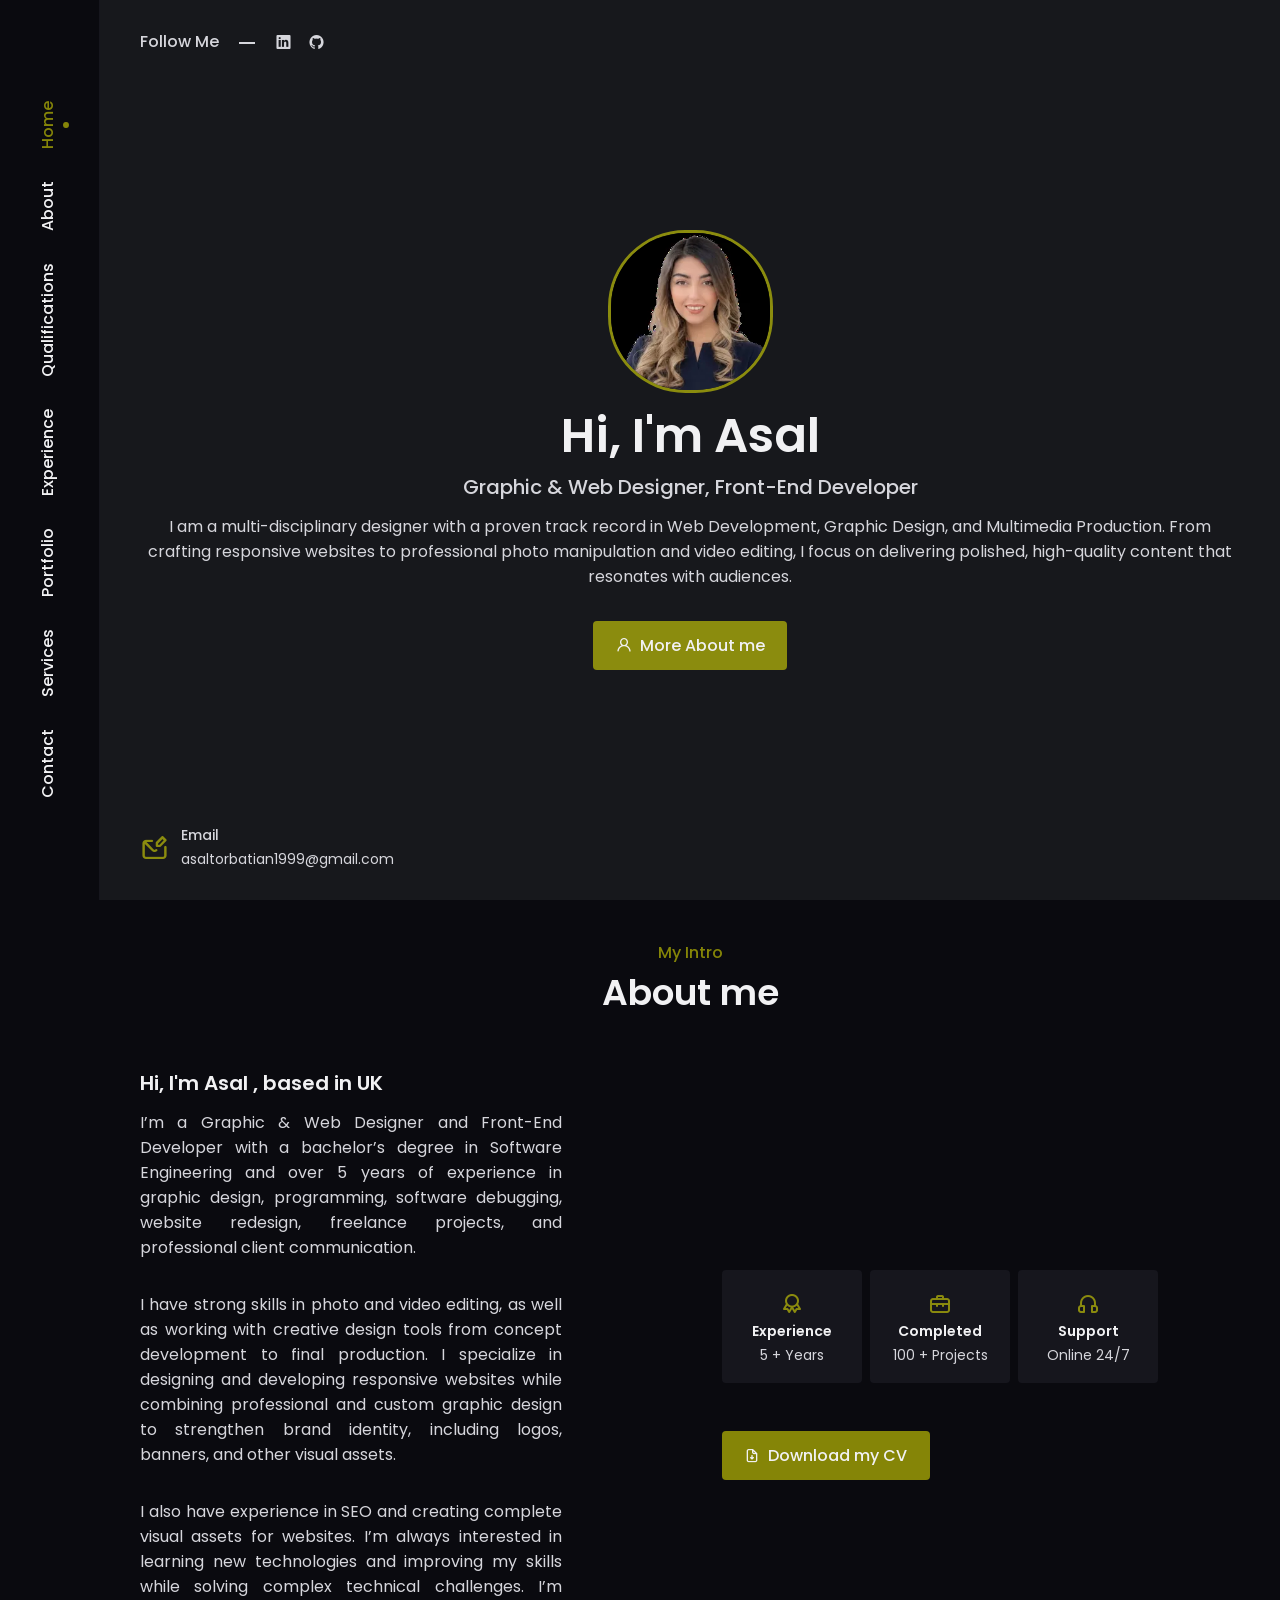
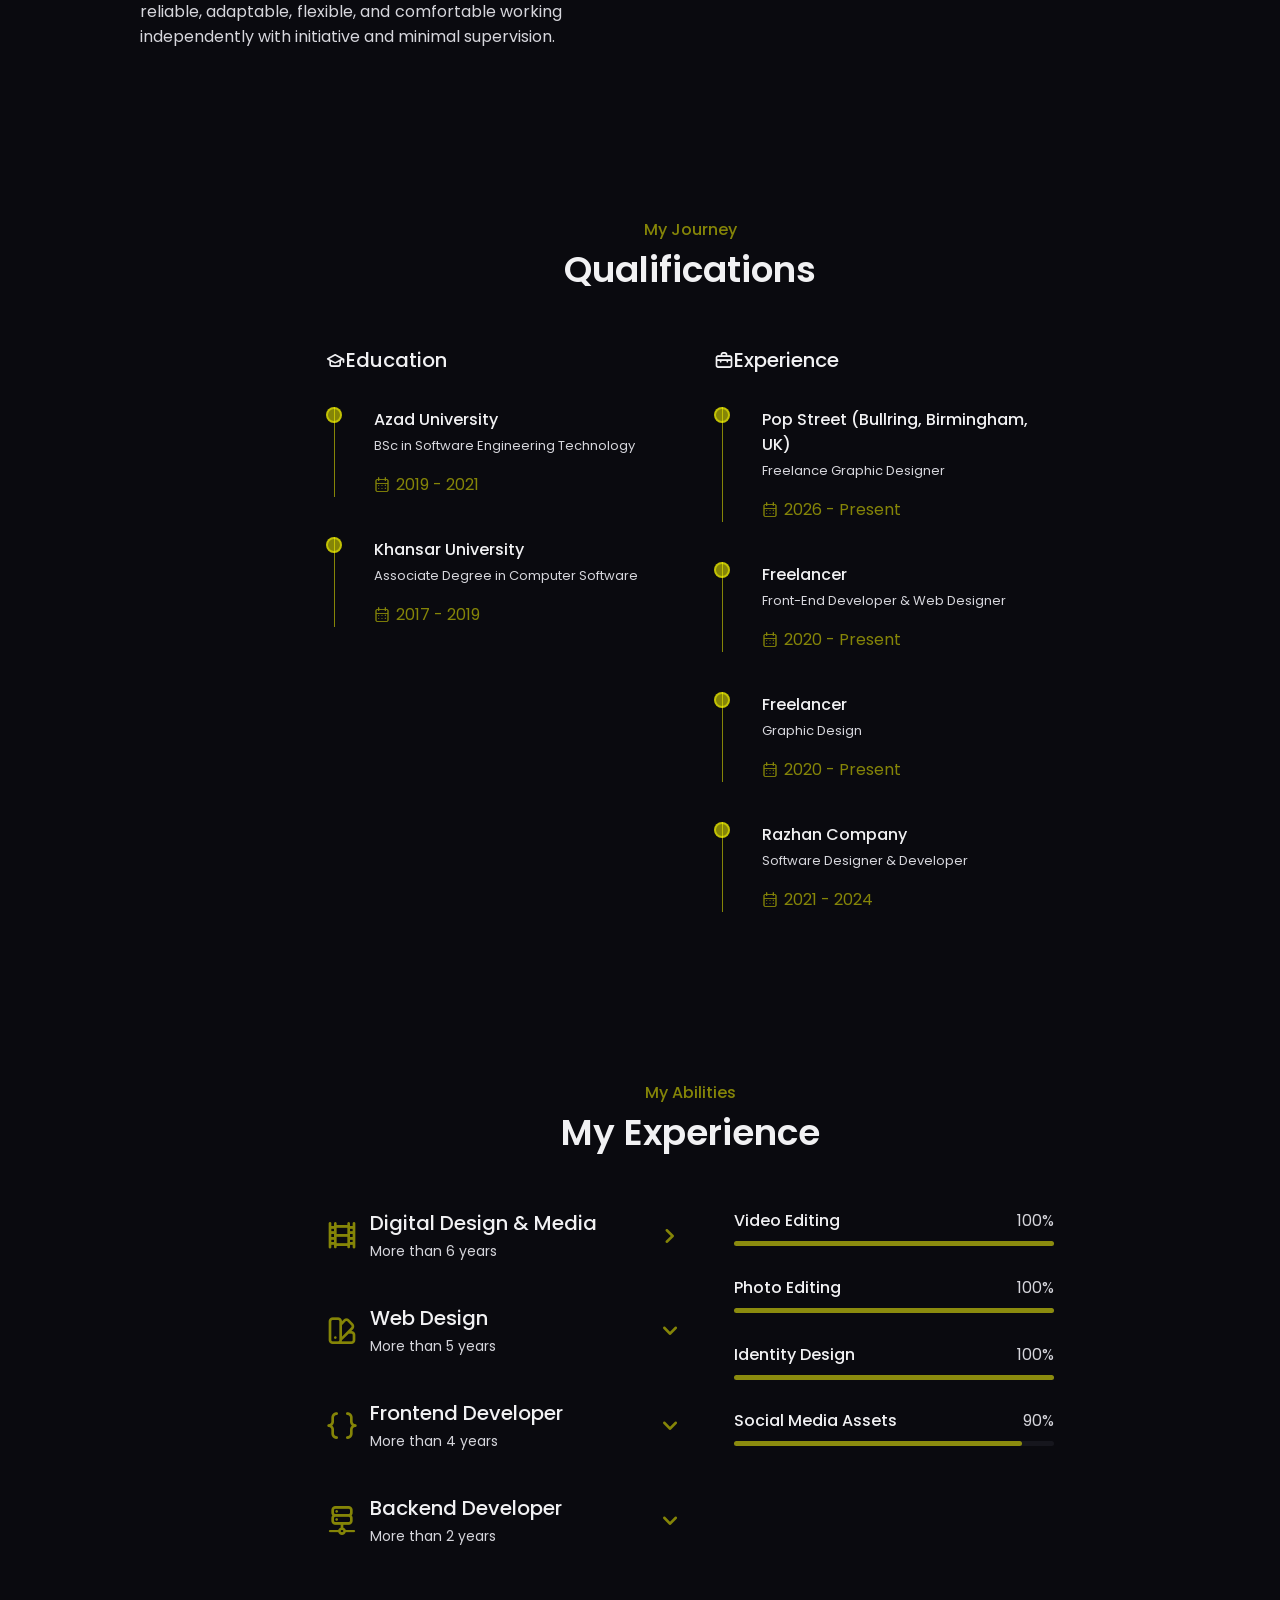
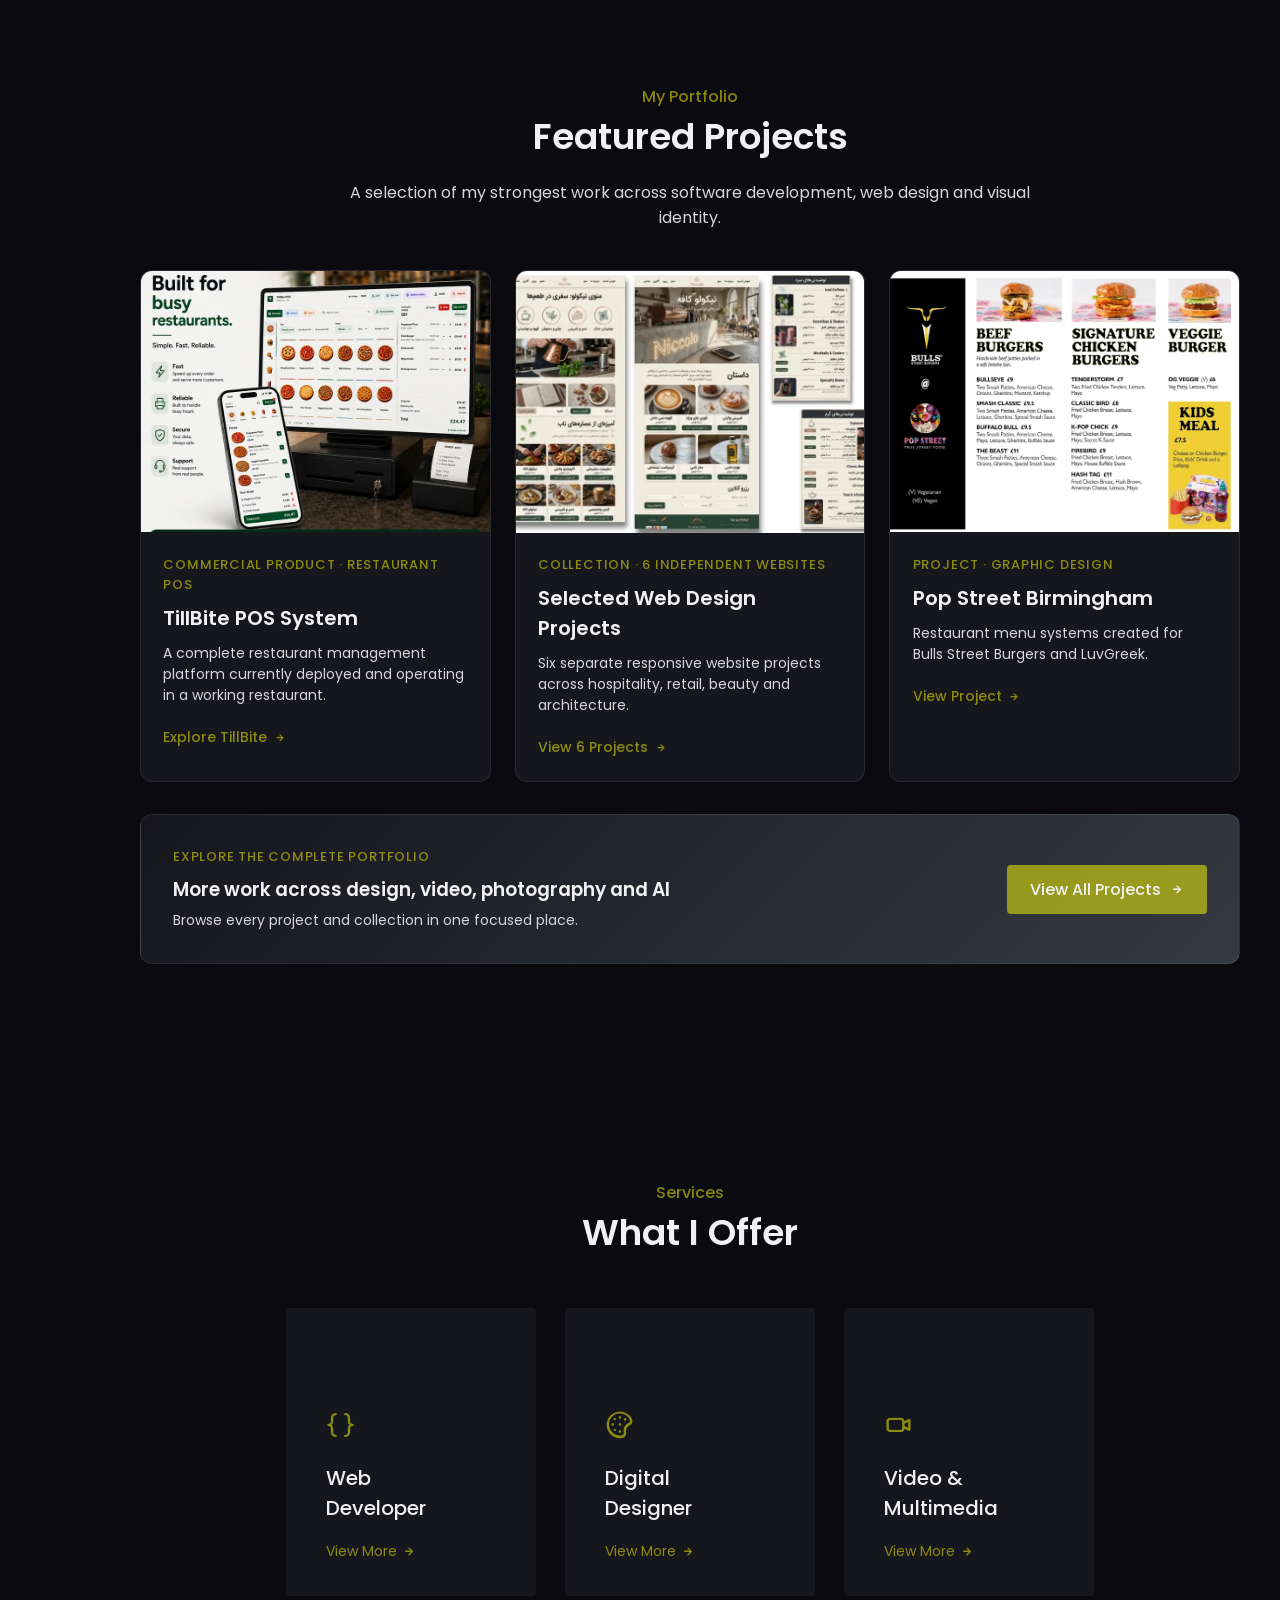
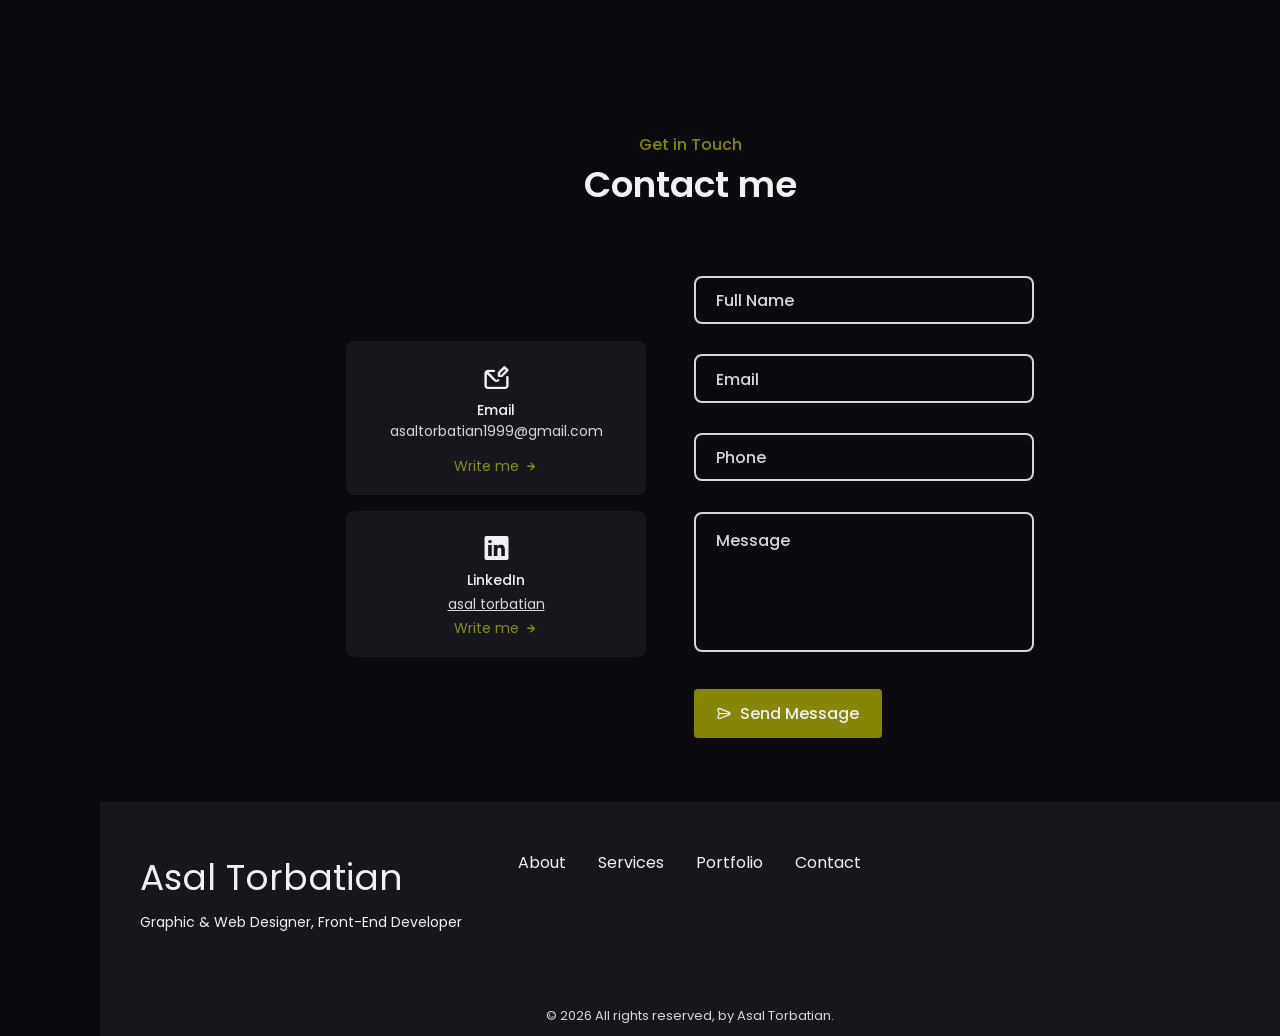
<file: index.html>
<!DOCTYPE html>
<html lang="en">
<head>
    <meta charset="UTF-8">
    <meta name="viewport" content="width=device-width, initial-scale=1.0">
    <title>Asal Torbatian | Portfolio</title>
    <meta name="description" content="Portfolio of Asal Torbatian, a UK-based graphic and web designer and front-end developer specialising in digital design, responsive websites and multimedia.">
    <link rel="canonical" href="https://asall.site/">
    <link rel="icon" type="image/webp" href="Images/favicon.webp">
    <link rel="preload" href="Resources/fonts/poppins-400.woff2" as="font" type="font/woff2" crossorigin>
    <link rel="preload" href="Resources/fonts/poppins-600.woff2" as="font" type="font/woff2" crossorigin>
    <style>
      @font-face{font-family:Poppins;font-style:normal;font-weight:400;font-display:swap;src:url('Resources/fonts/poppins-400.woff2') format('woff2')}
      @font-face{font-family:Poppins;font-style:normal;font-weight:500;font-display:swap;src:url('Resources/fonts/poppins-500.woff2') format('woff2')}
      @font-face{font-family:Poppins;font-style:normal;font-weight:600;font-display:swap;src:url('Resources/fonts/poppins-600.woff2') format('woff2')}
      :root{--hue-color:242;--mirage-color:hsl(210,10%,23%);--title-color:hsl(var(--hue-color),8%,95%);--text-color:hsl(var(--hue-color),8%,85%);--body-color:hsl(var(--hue-color),19%,5%);--box-color:hsl(var(--hue-color),14%,10%);--body-font:Poppins,sans-serif;--biggest-font-size:3rem;--h1-font-size:2.25rem;--h3-font-size:1.25rem;--normal-font-size:1rem;--small-font-size:.875rem;--smaller-font-size:.813rem;--font-medium:500;--font-bold:600;--mb075:.75rem;--mb1:1rem;--mb15:1.5rem;--mb2:2rem;--mb25:2.5rem}
      *{box-sizing:border-box;margin:0;padding:0}html{max-width:100%;overflow-x:hidden;scroll-behavior:smooth}body,button,input{font-family:var(--body-font);font-size:var(--normal-font-size)}body{background:var(--body-color);color:var(--text-color);max-width:100%;overflow-x:hidden}h1,h2,h3{color:var(--title-color);font-weight:var(--font-bold)}ul{list-style:none}a{text-decoration:none}img{height:auto;max-width:100%}button{cursor:pointer}button,input{border:0;outline:0}.container{margin-left:auto;margin-right:auto;max-width:1250px}.grid{display:grid}.button{align-items:center;background:#ffff0080;border-radius:.25rem;color:var(--title-color);column-gap:.5rem;display:inline-flex;font-weight:var(--font-medium);padding:.75rem 1.4rem;position:relative;z-index:1}
      .sidebar{background:var(--body-color);border-right:1px solid var(--box-color);height:100vh;position:fixed;width:100px}.nav-menu{position:fixed;transform:rotate(-90deg) translateX(-100%);transform-origin:left top;width:100vh}.menu,.nav-list{display:flex}.nav-list{flex-direction:row-reverse;margin:-2px auto 0}.nav-link{color:var(--title-color);float:right;font-weight:var(--font-medium);height:100%;line-height:100px;padding:0 1rem;position:relative}.nav-toggle{align-items:center;background:#ffff0080;border-radius:.25rem;color:var(--title-color);display:none;font-size:1.2rem;height:44px;justify-content:center;position:fixed;right:1.5rem;top:2rem;width:44px;z-index:999}.nav-close{align-items:center;cursor:pointer;display:none;font-size:1.5rem;height:44px;justify-content:center;position:absolute;right:1.25rem;top:1rem;width:44px}.nav-link.active-link,.nav-link:hover{color:#ffff0080}
      .main{margin-left:100px}.home{background:url('Resources/home-bg2.webp') center/cover;height:100vh}.home-container{align-items:center;height:100%;position:relative}.home-social{align-items:center;column-gap:3.5rem;display:flex;left:0;position:absolute;top:1.8rem}.home-social-follow{font-weight:var(--font-medium);position:relative}.home-social-follow:after{background:var(--text-color);content:'';height:2px;position:absolute;right:-45%;top:50%;width:1rem}.home-social-links{column-gap:1rem;display:inline-flex}.home-social-link{color:var(--text-color);font-size:1.08rem}.home-img{display:none}.home-title{font-size:var(--biggest-font-size)}.home-subtitle{font-size:var(--h3-font-size);font-weight:var(--font-medium);margin-bottom:var(--mb075)}.home-description{margin-bottom:var(--mb2)}.my-info{bottom:1.8rem;column-gap:1.8rem;display:flex;left:0;position:absolute}.info-item{align-items:center;display:flex}.info-title,.info-subtitle{font-size:var(--small-font-size)}.info-title{font-weight:var(--font-medium)}.info-icon{color:#ffff0080;font-size:1.8rem;margin-right:var(--mb075)}
      @media(max-width:1408px){.container{margin-left:var(--mb25);margin-right:var(--mb25)}}
      @media(max-width:1024px){:root{--biggest-font-size:2rem;--h1-font-size:1.5rem;--h3-font-size:1.125rem;--normal-font-size:.938rem;--small-font-size:.813rem;--smaller-font-size:.75rem}.container{margin-left:var(--mb15);margin-right:var(--mb15)}}
      @media(max-width:800px){.sidebar{transform:translateX(-100%);width:100%;z-index:999}.sidebar.show-sidebar{transform:translateX(0)}.nav-logo,.btn-share{display:none}.nav-menu{display:flex;height:100%;justify-content:center;transform:none;width:100%}.nav-list{align-items:center;flex-direction:column;height:100%;justify-content:center}.nav-link{line-height:1.5;padding:1rem 0}.nav-close,.nav-toggle{display:flex}.main{margin-left:0}}
      @media(max-width:576px){.nav-toggle{left:1.5rem;right:auto}.home{align-items:initial;background-image:none;height:initial;padding:7rem 0 2rem}.home-container{row-gap:2rem}.my-info{display:none}.home-social{flex-direction:column;left:auto;right:1rem;row-gap:3.5rem;top:-5rem}.home-social-follow{font-size:var(--smaller-font-size);transform:rotate(90deg)}.home-social-links{flex-direction:column;row-gap:.25rem}.home-social-link{font-size:var(--normal-font-size)}}
      @media(max-width:350px){.container{margin-left:var(--mb1);margin-right:var(--mb1)}.home-title{font-size:var(--h1-font-size)}.home-subtitle{font-size:var(--normal-font-size)}}
    </style>
    <link rel="preload" href="Resources/style.css?v=20260826" as="style" onload="this.onload=null;this.rel='stylesheet'">
    <link rel="preload" href="Resources/unicons.css?v=20260826" as="style" onload="this.onload=null;this.rel='stylesheet'">
    <noscript><link rel="stylesheet" href="Resources/style.css?v=20260826"><link rel="stylesheet" href="Resources/unicons.css?v=20260826"></noscript>
    <meta property="og:title" content="Asal Torbatian | Portfolio">
<meta property="og:description" content="Graphic & Web Designer, Front-End Developer">
<meta property="og:image" content="https://asall.site/Images/preview.webp">
<meta property="og:url" content="https://asall.site/">
<meta property="og:type" content="website">
<meta property="og:site_name" content="Asal Torbatian Portfolio">
<meta name="twitter:card" content="summary_large_image">
<meta name="twitter:title" content="Asal Torbatian | Portfolio">
<meta name="twitter:description" content="Graphic & Web Designer, Front-End Developer">
<meta name="twitter:image" content="https://asall.site/Images/preview.webp">
<script type="application/ld+json">
{
  "@context": "https://schema.org",
  "@type": "Person",
  "name": "Asal Torbatian",
  "url": "https://asall.site/",
  "image": "https://asall.site/Images/IMG_27133.webp",
  "jobTitle": "Graphic & Web Designer and Front-End Developer",
  "sameAs": [
    "https://www.linkedin.com/in/asal-torbatian",
    "https://www.github.com/asaltorbatian"
  ]
}
</script>

    
</head>
<body>
    <button class="nav-toggle" id="nav-toggle" type="button" aria-label="Open menu" aria-controls="sidebar" aria-expanded="false">
        <i class="uil uil-bars" aria-hidden="true"></i>
    </button>

    <aside class="sidebar" id="sidebar">
        <nav class="nav">
           <!-- <div class="nav-logo">
                <a href="#" class="nav-logo-text">M</a>
            </div> -->

            <div class="nav-menu">
                <div class="menu">
                    <ul class="nav-list">
                        <li class="nav-item">
                            <a href="#home" class="nav-link active-link">Home</a>
                        </li>

                        <li class="nav-item">
                            <a href="#about" class="nav-link">About</a>
                        </li>
                        
                      <li class="nav-item">
                            <a href="#qualifications" class="nav-link">Qualifications</a>
                        </li>
                        
                        <li class="nav-item">
                            <a href="#experience" class="nav-link">Experience</a>
                        </li>

                        <li class="nav-item">
                            <a href="#portfolio" class="nav-link">Portfolio</a>
                        </li>

                        <li class="nav-item">
                            <a href="#services" class="nav-link">Services</a>
                        </li>

                        <li class="nav-item">
                            <a href="#contact" class="nav-link">Contact</a>
                        </li> 
                    </ul>
                </div>
            </div>

           <!-- <div class="btn-share">
                <i class="uil uil-share-alt social-share"></i>
            </div> -->

            <button class="nav-close" id="nav-close" type="button" aria-label="Close menu">
                <i class="uil uil-times" aria-hidden="true"></i>
            </button>
        </nav>
    </aside>

    <main class="main">
        <section class="home" id="home">
           <div class="home-container container grid">
                <div class="home-social">
                    <span class="home-social-follow">Follow Me</span>
                    <div class="home-social-links">
                      <!--   <a href="https://www.facebook.com" target="_blank" class="home-social-link">
                            <i class="uil uil-facebook-f"></i>
                        </a>

                        <a href="https://www.instagram.com" target="_blank" class="home-social-link">
                            <i class="uil uil-instagram"></i>
                        </a>

                        <a href="https://www.x.com" target="_blank" class="home-social-link">
                            <i class="uil uil-twitter"></i>
                        </a> -->

                        <a href="https://www.linkedin.com/in/asal-torbatian" target="_blank" rel="noopener noreferrer" class="home-social-link" aria-label="Visit Asal Torbatian on LinkedIn">
                            <i class="uil uil-linkedin" aria-hidden="true"></i>
                        </a>
                        <a href="https://www.github.com/asaltorbatian" target="_blank" rel="noopener noreferrer" class="home-social-link" aria-label="Visit Asal Torbatian on GitHub">
                            <i class="uil uil-github" aria-hidden="true"></i>
                        </a>
                    </div>
                </div>

                
           <!--  <img src="Images/IMG_2713.webp" alt="" class="home-img">-->

            <div class="home-data" style="text-align: center;">
               <img src="Images/IMG_27133.webp" alt="Asal" style="max-width:15%; border-radius: 47%; border: 3px solid #8b8c0e; object-fit: cover;" width="502" height="497" srcset="Images/responsive/IMG_27133-160.webp 160w, Images/responsive/IMG_27133-256.webp 256w, Images/responsive/IMG_27133-480.webp 480w, Images/IMG_27133.webp 502w" sizes="(max-width: 576px) 15vw, 190px" fetchpriority="high">
                <h1 class="home-title">Hi, I'm Asal</h1>
                <p class="home-subtitle">Graphic & Web Designer, Front-End Developer</p>
                <p class="home-description">I am a multi-disciplinary designer with a proven track record in Web Development,
                    Graphic Design, and Multimedia Production. From crafting responsive websites to professional photo manipulation and video editing,
                    I focus on delivering polished, high-quality content that resonates with audiences.</p>
                <a href="#about" class="button">
                    <i class="uil uil-user button-icon"></i>
                    More About me
                </a>
            </div>

            <div class="my-info">
               <!-- <div class="info-item">
                    <i class="uil uil-facebook-messenger info-icon"></i>

                    <div>
                        <p class="info-title">Messenger</p>
                        <span class="info-subtitle">user.fb123</span>
                    </div>
                </div> 

                <div class="info-item">
                    <i class="uil uil-whatsapp info-icon"></i>

                    <div>
                        <p class="info-title">Whatsapp</p>
                        <span class="info-subtitle">+44-7398-043904</span>
                    </div>
                </div>-->

                <div class="info-item">
                    <i class="uil uil-envelope-edit info-icon"></i>

                    <div>
                        <p class="info-title">Email</p>
                        <span class="info-subtitle">asaltorbatian1999@gmail.com</span>
                    </div>
                </div>
            </div>
        </div>

            
        </section>








        
        <section class="about section" id="about" style="padding: 2.5rem 0 2rem !important;">
            <h2 class="section-title" data-heading="My Intro">About me</h2>

            <div class="about-container container grid">
               <!--  <img src="Images/IMG_2713.webp" alt="" class="about-img"> -->


<div class="about-data">
                    <h3 class="about-heading">Hi, I'm Asal , based in UK</h3>
                    <p class="about-description">I’m a Graphic & Web Designer and Front-End Developer with a bachelor’s degree in Software 
                        Engineering and over 5 years of experience in graphic design,
                        programming, software debugging, website redesign, freelance projects, and professional client communication.</p>
                        
                     <p class="about-description">I have strong skills in photo and video editing, as well as working with creative design tools
                         from concept development to final production. I specialize in designing and developing responsive websites while combining
                         professional and custom graphic design to strengthen brand identity, including logos, banners, and other visual assets.</p>
                         
                     <p class="about-description">I also have experience in SEO and creating complete visual assets for websites. 
                         I’m always interested in learning new technologies and improving my skills while solving complex technical challenges. 
                         I’m reliable, adaptable, flexible, and comfortable working independently with initiative and minimal supervision.</p>                   
                </div>


                
                <div class="about-data">
                    
                    <div class="about-info">
                        <div class="about-box">
                            <i class="uil uil-award about-icon"></i>
                            <h3 class="about-title">Experience</h3>
                            <span class="about-subtitle">5 + Years</span>
                        </div>

                        <div class="about-box">
                            <i class="uil uil-suitcase-alt about-icon"></i>
                            <h3 class="about-title">Completed</h3>
                            <span class="about-subtitle">100 + Projects</span>
                        </div>

                        <div class="about-box">
                            <i class="uil uil-headphones-alt about-icon"></i>
                            <h3 class="about-title">Support</h3>
                            <span class="about-subtitle">Online 24/7</span>
                        </div>
                    </div>

                   <!-- <a href="#contact" class="button"><i class="uil uil-file-download button-icon"></i>Download my CV</a>-->
                <a href="Resources/Asal Torbatian CV.pdf" download="Asal-Torbatian-CV.pdf" class="button"><i class="uil uil-file-download button-icon"></i>Download my CV</a>



                    
                </div>
            </div>
        </section>

        <section class="qualification section" id="qualifications">
            <h2 class="section-title" data-heading="My Journey">Qualifications</h2>

            <div class="qualification-container container grid">
                <div class="education">
                    <h3 class="qualification-title"><i class="uil uil-graduation-cap"></i>Education</h3>

                    <div class="timeline">
                        <div class="timeline-item">
                            <div class="circle-dot"></div>
                            <h3 class="timeline-title">Azad University</h3>
                            <p class="timeline-text">BSc in Software Engineering Technology</p>
                            <span class="timeline-date"><i class="uil uil-calendar-alt"></i>2019 - 2021</span>
                        </div>

                        <div class="timeline-item">
                            <div class="circle-dot"></div>
                            <h3 class="timeline-title">Khansar University</h3>
                            <p class="timeline-text">Associate Degree in Computer Software</p>
                            <span class="timeline-date"><i class="uil uil-calendar-alt"></i>2017 - 2019</span>
                        </div>

                   <!--     <div class="timeline-item">
                            <div class="circle-dot"></div>
                            <h3 class="timeline-title">KLM University (Sometown, NJ)</h3>
                            <p class="timeline-text">BS in Web Development</p>
                            <span class="timeline-date"><i class="uil uil-calendar-alt"></i>2015 - 2017</span>
                        </div> -->
                    </div>
                </div>

                <div class="experience">
                    <h3 class="qualification-title"><i class="uil uil-suitcase"></i>Experience</h3>

                    <div class="timeline">
                        <div class="timeline-item">
                            <div class="circle-dot"></div>
                            <h3 class="timeline-title">Pop Street (Bullring, Birmingham, UK)</h3>
                            <p class="timeline-text">Freelance Graphic Designer</p>
                            <span class="timeline-date"><i class="uil uil-calendar-alt"></i>2026 - Present</span>
                        </div>
                        
                        <div class="timeline-item">
                            <div class="circle-dot"></div>
                            <h3 class="timeline-title">Freelancer</h3>
                            <p class="timeline-text">Front-End Developer & Web Designer</p>
                            <span class="timeline-date"><i class="uil uil-calendar-alt"></i>2020 - Present</span>
                        </div>

                        <div class="timeline-item">
                            <div class="circle-dot"></div>
                            <h3 class="timeline-title">Freelancer</h3>
                            <p class="timeline-text">Graphic Design</p>
                            <span class="timeline-date"><i class="uil uil-calendar-alt"></i>2020 - Present</span>
                        </div>

                        <div class="timeline-item">
                            <div class="circle-dot"></div>
                            <h3 class="timeline-title">Razhan Company</h3>
                            <p class="timeline-text">Software Designer & Developer</p>
                            <span class="timeline-date"><i class="uil uil-calendar-alt"></i>2021 - 2024</span>
                        </div>
                    </div>
                </div>
            </div>
        </section>

        <section class="skills section" id="experience" style="padding: 8.5rem 0 2rem !important;">
            <h2 class="section-title" data-heading="My Abilities">My Experience</h2>

            <div class="skills-container container grid">
                <div class="skills-tabs">
                    <div class="skills-header skills-active" data-target="#media">
                        <i class="uil uil-film skills-icon"></i>
                        <div>
                            <h3 class="skills-title">Digital Design & Media</h3>
                            <span class="skills-subtitle">More than 6 years</span>

                        </div>

                        <i class="uil uil-angle-down skills-arrow"></i>
                    </div>
                    
                    <div class="skills-header" data-target="#design">
                        <i class="uil uil-swatchbook skills-icon"></i>

                        <div>
                            <h3 class="skills-title">Web Design</h3>
                            <span class="skills-subtitle">More than 5 years</span>
                            
                        </div>

                        <i class="uil uil-angle-down skills-arrow"></i>
                    </div>
                    
                    <div class="skills-header" data-target="#frontend">
                        <i class="uil uil-brackets-curly skills-icon"></i>

                        <div>
                            <h3 class="skills-title">Frontend Developer</h3>
                            <span class="skills-subtitle">More than 4 years</span>
                            
                        </div>

                        <i class="uil uil-angle-down skills-arrow"></i>
                    </div>

                    

                    <div class="skills-header" data-target="#backend">
                        <i class="uil uil-server-network skills-icon"></i>

                        <div>
                            <h3 class="skills-title">Backend Developer</h3>
                            <span class="skills-subtitle">More than 2 years</span>

                        </div>

                        <i class="uil uil-angle-down skills-arrow"></i>
                    </div>

                    
                    
                </div>

                <div class="skills-content">
                    <div class="skills-group" data-content id="frontend">
                        <div class="skills-list grid">
                            <div class="skills-data">
                                <div class="skills-titles">
                                    <h3 class="skills-name">HTML5 / CSS3 / Bootstrap</h3>
                                    <span class="skills-number">90%</span>
                                </div>

                                <div class="skills-bar">
                                    <span class="skills-percentage" style="width: 90%;"></span>
                                </div>
                            </div>

                            <div class="skills-data">
                                <div class="skills-titles">
                                    <h3 class="skills-name">Debugging & Tools</h3>
                                    <span class="skills-number">85%</span>
                                </div>

                                <div class="skills-bar">
                                    <span class="skills-percentage" style="width: 85%;"></span>
                                </div>
                            </div>

                            <div class="skills-data">
                                <div class="skills-titles">
                                    <h3 class="skills-name">GitHub / Version Control</h3>
                                    <span class="skills-number">80%</span>
                                </div>

                                <div class="skills-bar">
                                    <span class="skills-percentage" style="width: 80%;"></span>
                                </div>
                            </div>

                           <!-- <div class="skills-data">
                                <div class="skills-titles">
                                    <h3 class="skills-name">React</h3>
                                    <span class="skills-number">85%</span>
                                </div>

                                <div class="skills-bar">
                                    <span class="skills-percentage" style="width: 85%;"></span>
                                </div>
                            </div> -->
                        </div>
                    </div>

                    <div class="skills-group" data-content id="design">
                        <div class="skills-list grid">
                            <div class="skills-data">
                                <div class="skills-titles">
                                    <h3 class="skills-name">WordPress (Customization)</h3>
                                    <span class="skills-number">95%</span>
                                </div>

                                <div class="skills-bar">
                                    <span class="skills-percentage" style="width: 95%;"></span>
                                </div>
                            </div>

                            <div class="skills-data">
                                <div class="skills-titles">
                                    <h3 class="skills-name">Elementor / Responsive Design</h3>
                                    <span class="skills-number">90%</span>
                                </div>

                                <div class="skills-bar">
                                    <span class="skills-percentage" style="width: 90%;"></span>
                                </div>
                            </div>

                            <div class="skills-data">
                                <div class="skills-titles">
                                    <h3 class="skills-name">SEO Fundamentals</h3>
                                    <span class="skills-number">70%</span>
                                </div>

                                <div class="skills-bar">
                                    <span class="skills-percentage" style="width: 70%;"></span>
                                </div>
                            </div>

                        </div>
                    </div>

                    <div class="skills-group" data-content id="backend">
                        <div class="skills-list grid">
                            <div class="skills-data">
                                <div class="skills-titles">
                                    <h3 class="skills-name">SQL Server</h3>
                                    <span class="skills-number">70%</span>
                                </div>

                                <div class="skills-bar">
                                    <span class="skills-percentage" style="width: 70%;"></span>
                                </div>
                            </div>

                            <div class="skills-data">
                                <div class="skills-titles">
                                    <h3 class="skills-name">C# / .NET</h3>
                                    <span class="skills-number">50%</span>
                                </div>

                                <div class="skills-bar">
                                    <span class="skills-percentage" style="width: 50%;"></span>
                                </div>
                            </div>

                            <div class="skills-data">
                                <div class="skills-titles">
                                    <h3 class="skills-name">Data Integration</h3>
                                    <span class="skills-number">50%</span>
                                </div>

                                <div class="skills-bar">
                                    <span class="skills-percentage" style="width: 50%;"></span>
                                </div>
                            </div>

                          <!--  <div class="skills-data">
                                <div class="skills-titles">
                                    <h3 class="skills-name">Firebase</h3>
                                    <span class="skills-number">75%</span>
                                </div>

                                <div class="skills-bar">
                                    <span class="skills-percentage" style="width: 75%;"></span>
                                </div>
                            </div> -->

                        </div>
                    </div>

                    <div class="skills-group skills-active" data-content id="media">
                        <div class="skills-list grid">
                            <div class="skills-data">
                                <div class="skills-titles">
                                    <h3 class="skills-name">Video Editing</h3>
                                    <span class="skills-number">100%</span>
                                </div>

                                <div class="skills-bar">
                                    <span class="skills-percentage" style="width: 100%;"></span>
                                </div>
                            </div>

                            <div class="skills-data">
                                <div class="skills-titles">
                                    <h3 class="skills-name">Photo Editing</h3>
                                    <span class="skills-number">100%</span>
                                </div>

                                <div class="skills-bar">
                                    <span class="skills-percentage" style="width: 100%;"></span>
                                </div>
                            </div>

                            <div class="skills-data">
                                <div class="skills-titles">
                                    <h3 class="skills-name">Identity Design</h3>
                                    <span class="skills-number">100%</span>
                                </div>

                                <div class="skills-bar">
                                    <span class="skills-percentage" style="width: 100%;"></span>
                                </div>
                            </div>

                           <div class="skills-data">
                                <div class="skills-titles">
                                    <h3 class="skills-name">Social Media Assets</h3>
                                    <span class="skills-number">90%</span>
                                </div>

                                <div class="skills-bar">
                                    <span class="skills-percentage" style="width: 90%;"></span>
                                </div>
                            </div> 

                        </div>
                    </div>
                </div>
            </div>
        </section>

     <section class="featured-work section" id="portfolio">
            <h2 class="section-title" data-heading="My Portfolio">Featured Projects</h2>
            <p class="featured-work-intro">A selection of my strongest work across software development, web design and visual identity.</p>
            <div class="featured-work-grid container">
                <article class="featured-work-card">
                    <a href="projects/tillbite/index.html" class="featured-work-image"><img src="Images/TillBite/TillBite.webp" alt="TillBite restaurant POS system and mobile ordering application" loading="lazy" decoding="async" width="1254" height="1254" srcset="Images/responsive/TillBite/TillBite-480.webp 480w, Images/responsive/TillBite/TillBite-800.webp 800w, Images/responsive/TillBite/TillBite-1200.webp 1200w, Images/TillBite/TillBite.webp 1254w" sizes="(max-width: 800px) 100vw, 50vw"></a>
                    <div class="featured-work-copy"><span class="featured-work-category">Commercial Product · Restaurant POS</span><h3>TillBite POS System</h3><p>A complete restaurant management platform currently deployed and operating in a working restaurant.</p><a href="projects/tillbite/index.html" class="featured-work-link">Explore TillBite <i class="uil uil-arrow-right"></i></a></div>
                </article>
                <article class="featured-work-card">
                    <a href="projects/selected-web-design/index.html" class="featured-work-image"><img src="Images/WebPhoto/WebPages (1).webp" alt="Selected responsive web design projects" loading="lazy" decoding="async" width="1600" height="1060" srcset="Images/responsive/WebPhoto/WebPages%20(1)-480.webp 480w, Images/responsive/WebPhoto/WebPages%20(1)-800.webp 800w, Images/responsive/WebPhoto/WebPages%20(1)-1200.webp 1200w, Images/WebPhoto/WebPages%20(1).webp 1600w" sizes="(max-width: 800px) 100vw, 50vw"></a>
                    <div class="featured-work-copy"><span class="featured-work-category">Collection · 6 Independent Websites</span><h3>Selected Web Design Projects</h3><p>Six separate responsive website projects across hospitality, retail, beauty and architecture.</p><a href="projects/selected-web-design/index.html" class="featured-work-link">View 6 Projects <i class="uil uil-arrow-right"></i></a></div>
                </article>
                <article class="featured-work-card">
                    <a href="projects/pop-street/index.html" class="featured-work-image"><img src="Images/PopStreet/Bulls.webp" alt="Pop Street Birmingham restaurant menu design" loading="lazy" decoding="async" width="1417" height="997" srcset="Images/responsive/PopStreet/Bulls-480.webp 480w, Images/responsive/PopStreet/Bulls-800.webp 800w, Images/responsive/PopStreet/Bulls-1200.webp 1200w, Images/PopStreet/Bulls.webp 1417w" sizes="(max-width: 800px) 100vw, 50vw"></a>
                    <div class="featured-work-copy"><span class="featured-work-category">Project · Graphic Design</span><h3>Pop Street Birmingham</h3><p>Restaurant menu systems created for Bulls Street Burgers and LuvGreek.</p><a href="projects/pop-street/index.html" class="featured-work-link">View Project <i class="uil uil-arrow-right"></i></a></div>
                </article>
            </div>
            <div class="featured-work-cta container">
                <div><span class="featured-work-category">Explore the complete portfolio</span><h3>More work across design, video, photography and AI</h3><p>Browse every project and collection in one focused place.</p></div>
                <a href="projects/index.html" class="button">View All Projects <i class="uil uil-arrow-right button-icon"></i></a>
            </div>
        </section>

        
<section class="services section" id="services" style="padding: 11.5rem 0 2rem !important;">
            <h2 class="section-title" data-heading="Services">What I Offer</h2>

            <div class="services-container container grid">
                <div class="services-content">
                    <div>
                        <i class="uil uil-brackets-curly services-icon"></i>
                        <h3 class="services-title">Web <br> Developer</h3>
                    </div>

                    <span class="services-button">
                        View More <i class="uil uil-arrow-right services-button-icon"></i>
                    </span>

                    <div class="services-modal">
                        <div class="services-modal-content">
                            <i class="uil uil-times services-modal-close"></i>

                            <h3 class="services-modal-title">Web Developer</h3>
                            <p class="services-modal-description">With over 4 years of experience in Software Engineering,
                                I build responsive, high-performance websites that are not only visually
                                stunning but also technically sound and SEO-friendly.</p>

                            <ul class="services-modal-services grid">
                                <li class="services-modal-service">
                                    <i class="uil uil-check-circle services-modal-icon"></i>
                                    <p class="services-modal-info">Pixel-perfect HTML/CSS conversion</p>
                                </li>

                                <li class="services-modal-service">
                                    <i class="uil uil-check-circle services-modal-icon"></i>
                                    <p class="services-modal-info">Responsive Web Design & Frameworks (Bootstrap/Elementor)</p>
                                </li>

                                <li class="services-modal-service">
                                    <i class="uil uil-check-circle services-modal-icon"></i>
                                    <p class="services-modal-info">WordPress Customization & Security</p>
                                </li>

                                <li class="services-modal-service">
                                    <i class="uil uil-check-circle services-modal-icon"></i>
                                    <p class="services-modal-info">Performance & Speed Optimization</p>
                                </li>

                                <li class="services-modal-service">
                                    <i class="uil uil-check-circle services-modal-icon"></i>
                                    <p class="services-modal-info">GitHub Version Control</p>
                                </li>
                            </ul>
                        </div>
                    </div>
                </div>

                <div class="services-content">
                    <div>
                        <i class="uil uil-palette services-icon"></i>
                        <h3 class="services-title">Digital <br> Designer</h3>
                    </div>

                    <span class="services-button">
                        View More <i class="uil uil-arrow-right services-button-icon"></i>
                    </span>

                    <div class="services-modal">
                        <div class="services-modal-content">
                            <i class="uil uil-times services-modal-close"></i>

                            <h3 class="services-modal-title">Digital Designer</h3>
                            <p class="services-modal-description">I create powerful visual identities and digital assets
                                that capture attention. By blending traditional design principles with AI-driven creativity,
                                I ensure your brand stands out in a crowded digital landscape.
                                </p>

                            <ul class="services-modal-services grid">
                                <li class="services-modal-service">
                                    <i class="uil uil-check-circle services-modal-icon"></i>
                                    <p class="services-modal-info">Modern UI/UX Design for Web & Mobile</p>
                                </li>

                                <li class="services-modal-service">
                                    <i class="uil uil-check-circle services-modal-icon"></i>
                                    <p class="services-modal-info">Logo & Visual Identity System</p>
                                </li>

                                <li class="services-modal-service">
                                    <i class="uil uil-check-circle services-modal-icon"></i>
                                    <p class="services-modal-info">Social Media Kit Design</p>
                                </li>

                                <li class="services-modal-service">
                                    <i class="uil uil-check-circle services-modal-icon"></i>
                                    <p class="services-modal-info">High-Quality Photo Manipulation</p>
                                </li>

                                <li class="services-modal-service">
                                    <i class="uil uil-check-circle services-modal-icon"></i>
                                    <p class="services-modal-info">Print Media (Banners, Business Cards)</p>
                                </li>
  <li class="services-modal-service">
                                    <i class="uil uil-check-circle services-modal-icon"></i>
                                    <p class="services-modal-info">AI-Enhanced Visuals</p>
                                </li>
                              
                            </ul>
                        </div>
                    </div>
                </div>

                <div class="services-content">
                    <div>
                        <i class="uil uil-video services-icon"></i> 
                        <h3 class="services-title">Video & <br> Multimedia</h3>
                    </div>

                    <span class="services-button">
                        View More <i class="uil uil-arrow-right services-button-icon"></i>
                    </span>

                    <div class="services-modal">
                        <div class="services-modal-content">
                            <i class="uil uil-times services-modal-close"></i>

                            <h3 class="services-modal-title">Video & Multimedia</h3>
                            <p class="services-modal-description">Specializing in high-quality post-production,
                                I transform raw footage into compelling stories. From cinematic color grading to dynamic motion graphics,
                                I provide end-to-end multimedia solutions for brands and creators.</p>

                            <ul class="services-modal-services grid">
                                <li class="services-modal-service">
                                    <i class="uil uil-check-circle services-modal-icon"></i>
                                    <p class="services-modal-info">Professional Video Editing</p>
                                </li>

                                <li class="services-modal-service">
                                    <i class="uil uil-check-circle services-modal-icon"></i>
                                    <p class="services-modal-info">Color Grading & Cinematic Effects</p>
                                </li>

                                <li class="services-modal-service">
                                    <i class="uil uil-check-circle services-modal-icon"></i>
                                    <p class="services-modal-info">Motion Graphics & Intro/Outro</p>
                                </li>

                                <li class="services-modal-service">
                                    <i class="uil uil-check-circle services-modal-icon"></i>
                                    <p class="services-modal-info">Social Media Content Creation(YouTube & Instagram & TikTok)</p>
                                </li>

                                <li class="services-modal-service">
                                    <i class="uil uil-check-circle services-modal-icon"></i>
                                    <p class="services-modal-info">Audio Enhancement & Sound Design</p>
                                </li>

                                
                            </ul>
                        </div>
                    </div>
                </div>
            </div>
        </section>

       <!-- <section class="testimonials section">
            <h2 class="section-title" data-heading="My clients say">Testimonials</h2>

            <div class="testimonials-container container swiper">
                <div class="swiper-wrapper">
                    <div class="testimonial-card swiper-slide">
                        <div class="testimonial-quote">
                            <i class='bx bxs-quote-alt-left'></i>
                        </div>
                        <p class="testimonial-description">Working with Miriam was an absolute pleasure from start to finish. They took the time to truly understand our business needs and translated them into a stunning and highly functional website</p>
                        <h3 class="testimonial-date">March 30, 2025</h3>
                        <div class="testimonial-profile">
                            <img src="Images/Testimonials/client1.webp" alt="" class="testimonial-profile-img" width="160" height="160" loading="lazy" decoding="async">

                            <div class="testimonial-profile-data">
                                <span class="testimonial-profile-name">Chen Xiuying</span>
                                <span class="testimonail-profile-detail">Marketing Director</span>
                            </div>
                        </div>
                    </div>

                    <div class="testimonial-card swiper-slide">
                        <div class="testimonial-quote">
                            <i class='bx bxs-quote-alt-left'></i>
                        </div>
                        <p class="testimonial-description">Miriam truly understood our business needs through her modern and sleek design, making a site incredibly user-friendly. With her help, we had a significant increase in engagement and customer sales</p>
                        <h3 class="testimonial-date">January 18, 2025</h3>
                        <div class="testimonial-profile">
                            <img src="Images/Testimonials/client2.webp" alt="" class="testimonial-profile-img" width="160" height="160" loading="lazy" decoding="async">

                            <div class="testimonial-profile-data">
                                <span class="testimonial-profile-name">Joshua Middletown</span>
                                <span class="testimonail-profile-detail">Sales Director</span>
                            </div>
                        </div>
                    </div>

                    <div class="testimonial-card swiper-slide">
                        <div class="testimonial-quote">
                            <i class='bx bxs-quote-alt-left'></i>
                        </div>
                        <p class="testimonial-description">I was blown away by the website Miriam created for my business! Miriam crafted a incredibly user-friendly, that allows our customers to access information on any device. Since the launch, I've seen a significant increase in inquiries and bookings</p>
                        <h3 class="testimonial-date">November 29, 2024</h3>
                        <div class="testimonial-profile">
                            <img src="Images/Testimonials/client3.webp" alt="" class="testimonial-profile-img" width="160" height="160" loading="lazy" decoding="async">

                            <div class="testimonial-profile-data">
                                <span class="testimonial-profile-name">Melanie Stone</span>
                                <span class="testimonail-profile-detail">Business Owner</span>
                            </div>
                        </div>
                    </div>
                </div>
                <div class="swiper-pagination"></div>
            </div>
            
        </section> -->

        <section class="contact section" id="contact">
            <h2 class="section-title" data-heading="Get in Touch">Contact me</h2>

            <div class="contact-container container grid">
                <div class="contact-content">
                    <div class="contact-info">
                        <div class="contact-card">
                            <i class="uil uil-envelope-edit contact-card-icon"></i>
                            <h3 class="contact-card-title">Email</h3>
                            <span class="contact-card-data">asaltorbatian1999@gmail.com</span>
                            <span class="contact-button">Write me <i class="uil uil-arrow-right contact-button-icon"></i></span>
                        </div>

                       <!-- <div class="contact-card">
                            <i class="uil uil-whatsapp contact-card-icon"></i>
                            <h3 class="contact-card-title">Whatsapp</h3>
                            <span class="contact-card-data">+44-7398-043904</span>
                            <span class="contact-button">Write me <i class="uil uil-arrow-right contact-button-icon"></i></span>
                        </div>-->
                        
                        <div class="contact-card">
                            <i class="uil uil-linkedin contact-card-icon"></i>
                            <h3 class="contact-card-title">LinkedIn</h3>
                            <a href="https://www.linkedin.com/in/asal-torbatian" target="_blank" rel="noopener noreferrer" class="home-social-link"
                                style="text-decoration: underline; font-size: var(--small-font-size) !important;">asal torbatian</a>
                            <span class="contact-button">Write me <i class="uil uil-arrow-right contact-button-icon"></i></span>
                        </div>
                        <!--<div class="contact-card">
                            <i class="uil uil-facebook-messenger contact-card-icon"></i>
                            <h3 class="contact-card-title">Messenger</h3>
                            <span class="contact-card-data">user.fb123</span>
                            <span class="contact-button">Write me <i class="uil uil-arrow-right contact-button-icon"></i></span>
                        </div> -->
                    </div>
                </div>

                <div class="contact-content">
                    
                  <form action="https://formspree.io/f/xvzvjezp" method="POST" class="contact-form">
    <div class="input-container">
        <input type="text" id="fullname" name="fullname" class="input" autocomplete="name" required>
        <label for="fullname">Full Name</label>
        <span>Full Name</span>
    </div>

    <div class="input-container">
        <input type="email" id="email" name="email" class="input" autocomplete="email" required>
        <label for="email">Email</label>
        <span>Email</span>
    </div>

    <div class="input-container">
        <input type="tel" id="phone" name="phone" class="input" autocomplete="tel">
        <label for="phone">Phone</label>
        <span>Phone</span>
    </div>

    <div class="input-container textarea">
        <textarea name="message" id="message" class="input" required></textarea>
        <label for="message">Message</label>
        <span>Message</span>
    </div>

    <button type="submit" class="button">
        <i class="uil uil-navigator button-icon"></i> Send Message
    </button>
</form>
                </div>
            </div>

        </section>

        <footer class="footer">
            <div class="footer-bg" style="padding-bottom: 10px !important;">
                <div class="footer-container container grid">
                    <div>
                        <p class="footer-title">Asal Torbatian</p>
                        <span class="footer-subtitle">Graphic & Web Designer, Front-End Developer</span>
                    </div>

                    <ul class="footer-links">
                         <li>
                            <a href="#about" class="footer-links">About</a>
                        </li>
                        <li>
                            <a href="#services" class="footer-links">Services</a>
                        </li>
                        <li>
                            <a href="#portfolio" class="footer-links">Portfolio</a>
                        </li>
                        <li>
                            <a href="#contact" class="footer-links">Contact</a>
                        </li>
                    </ul>

                   <!-- <div class="footer-socials">
                        <a href="https://www.facebook.com" target="_blank" class="footer-social">
                            <i class="uil uil-facebook-f"></i>
                        </a>

                        <a href="https://www.instagram.com" target="_blank" class="footer-social">
                            <i class="uil uil-instagram"></i>
                        </a>

                        <a href="https://www.x.com" target="_blank" class="footer-social">
                            <i class="uil uil-twitter"></i>
                        </a>
                    </div> -->
                </div>
                <p class="footer-copy">&#169; 2026 All rights reserved, by Asal Torbatian.</p>
            </div>
        </footer>
       
    </main>

<a href="#home" class="scroll-progress" id="scroll-progress" aria-label="Back to top">

    <svg width="60" height="60">

        <circle
            class="progress-bg"
            cx="30"
            cy="30"
            r="26"
        />

        <circle
            class="progress-circle"
            cx="30"
            cy="30"
            r="26"
        />

    </svg>

    <i class="uil uil-arrow-up"></i>

</a>
    
  <!--   <div class="progress-bar">
    <input id="scrollbtn" type="text" class="dial">
    <a href="#" class="btn-top">
        <i class="uil uil-arrow-up"></i>
    </a>
</div>
    <div class="progress-bar">
        <input type="text" class="dial"  />
          <a href="#0" class="btn-top">&#x25B2;</a>
     </div>-->

    <!-- Scroll to Top Button -->

    <script src="Resources/main.js?v=20260826"></script>
     
</body>
</html>
</file>
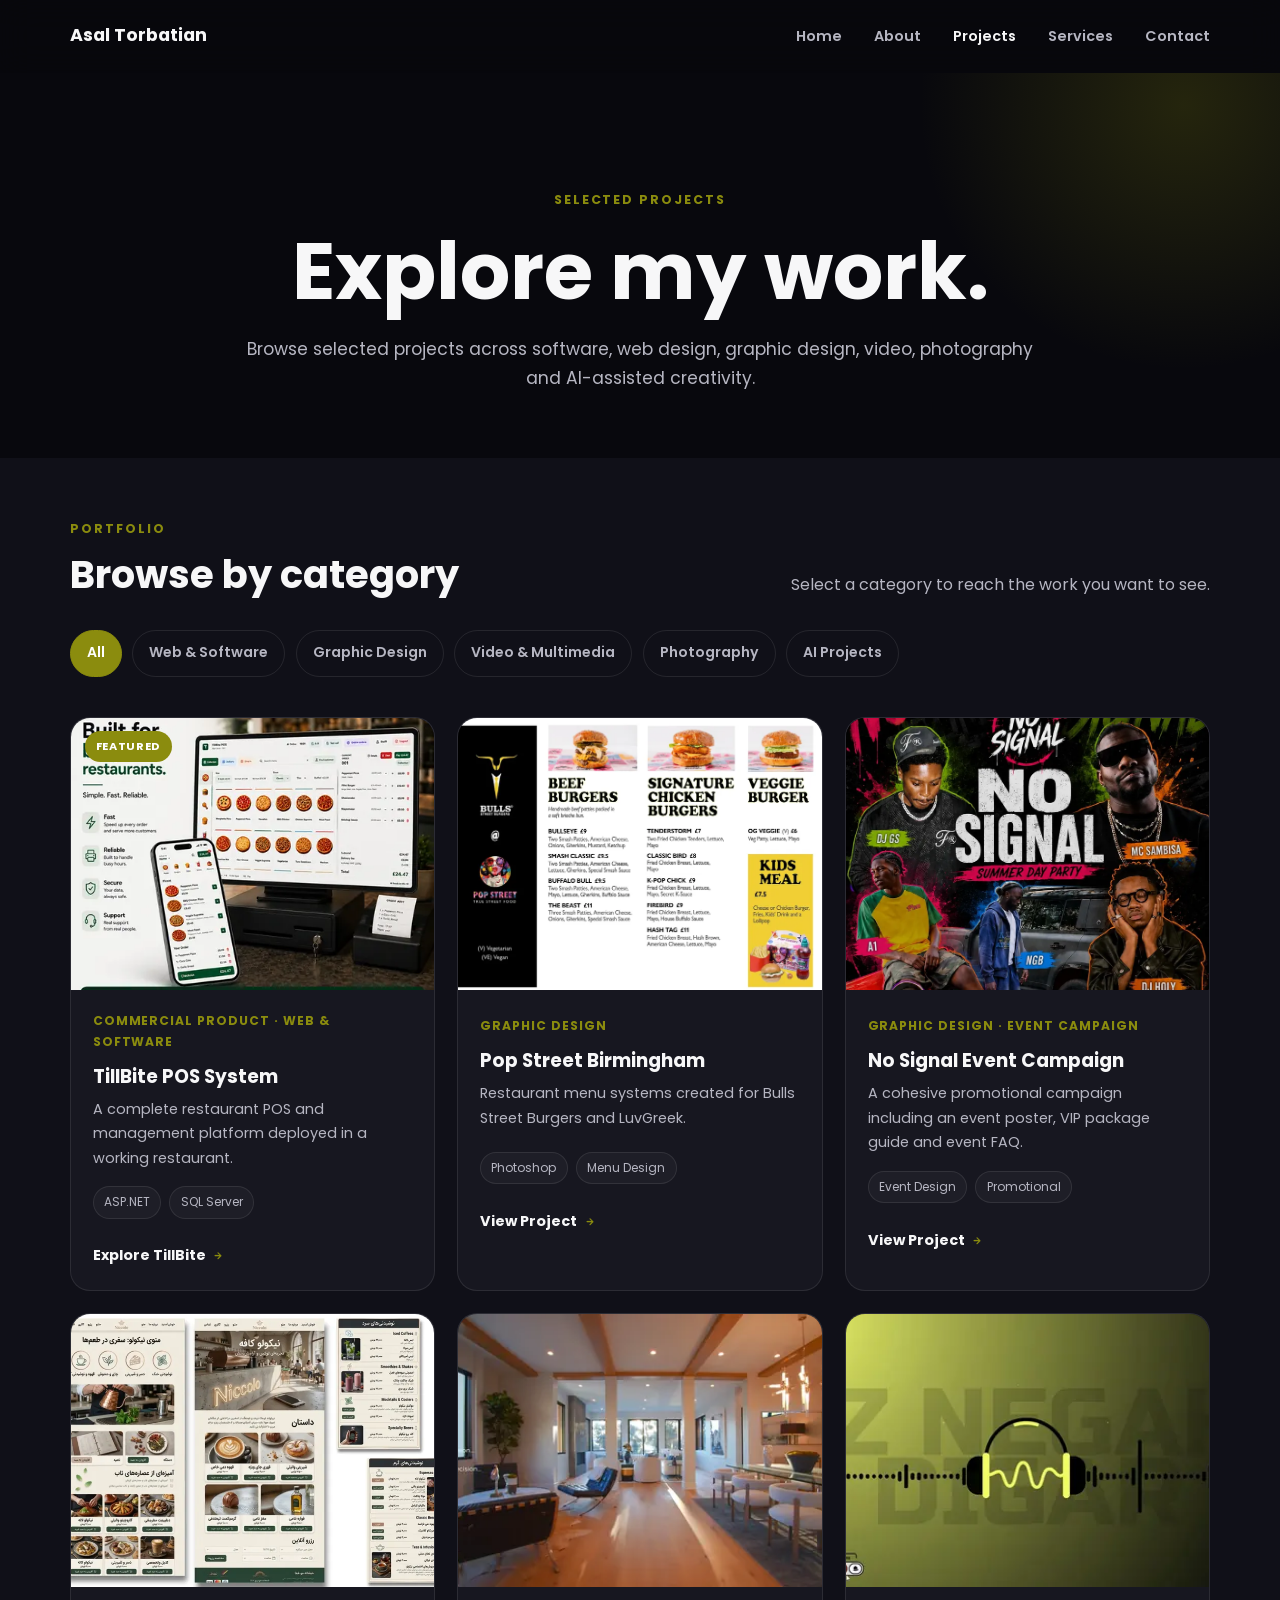
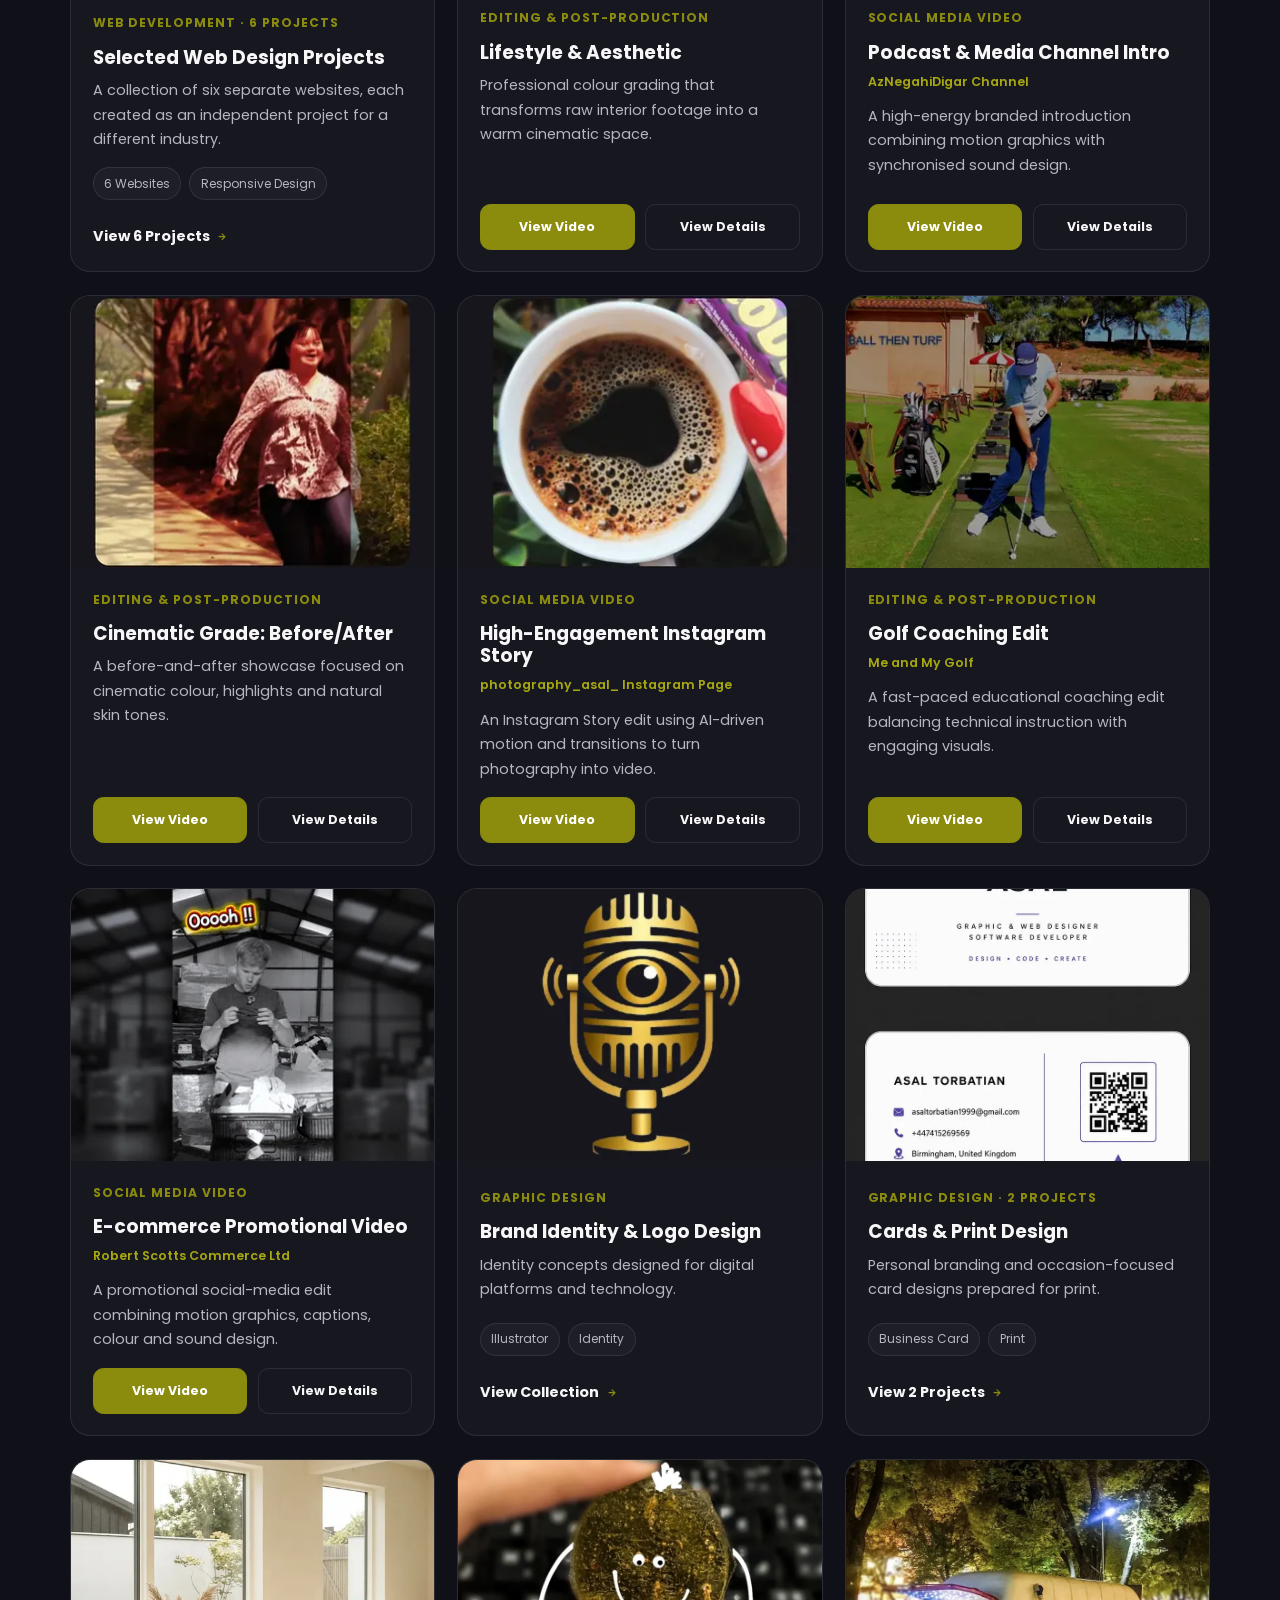
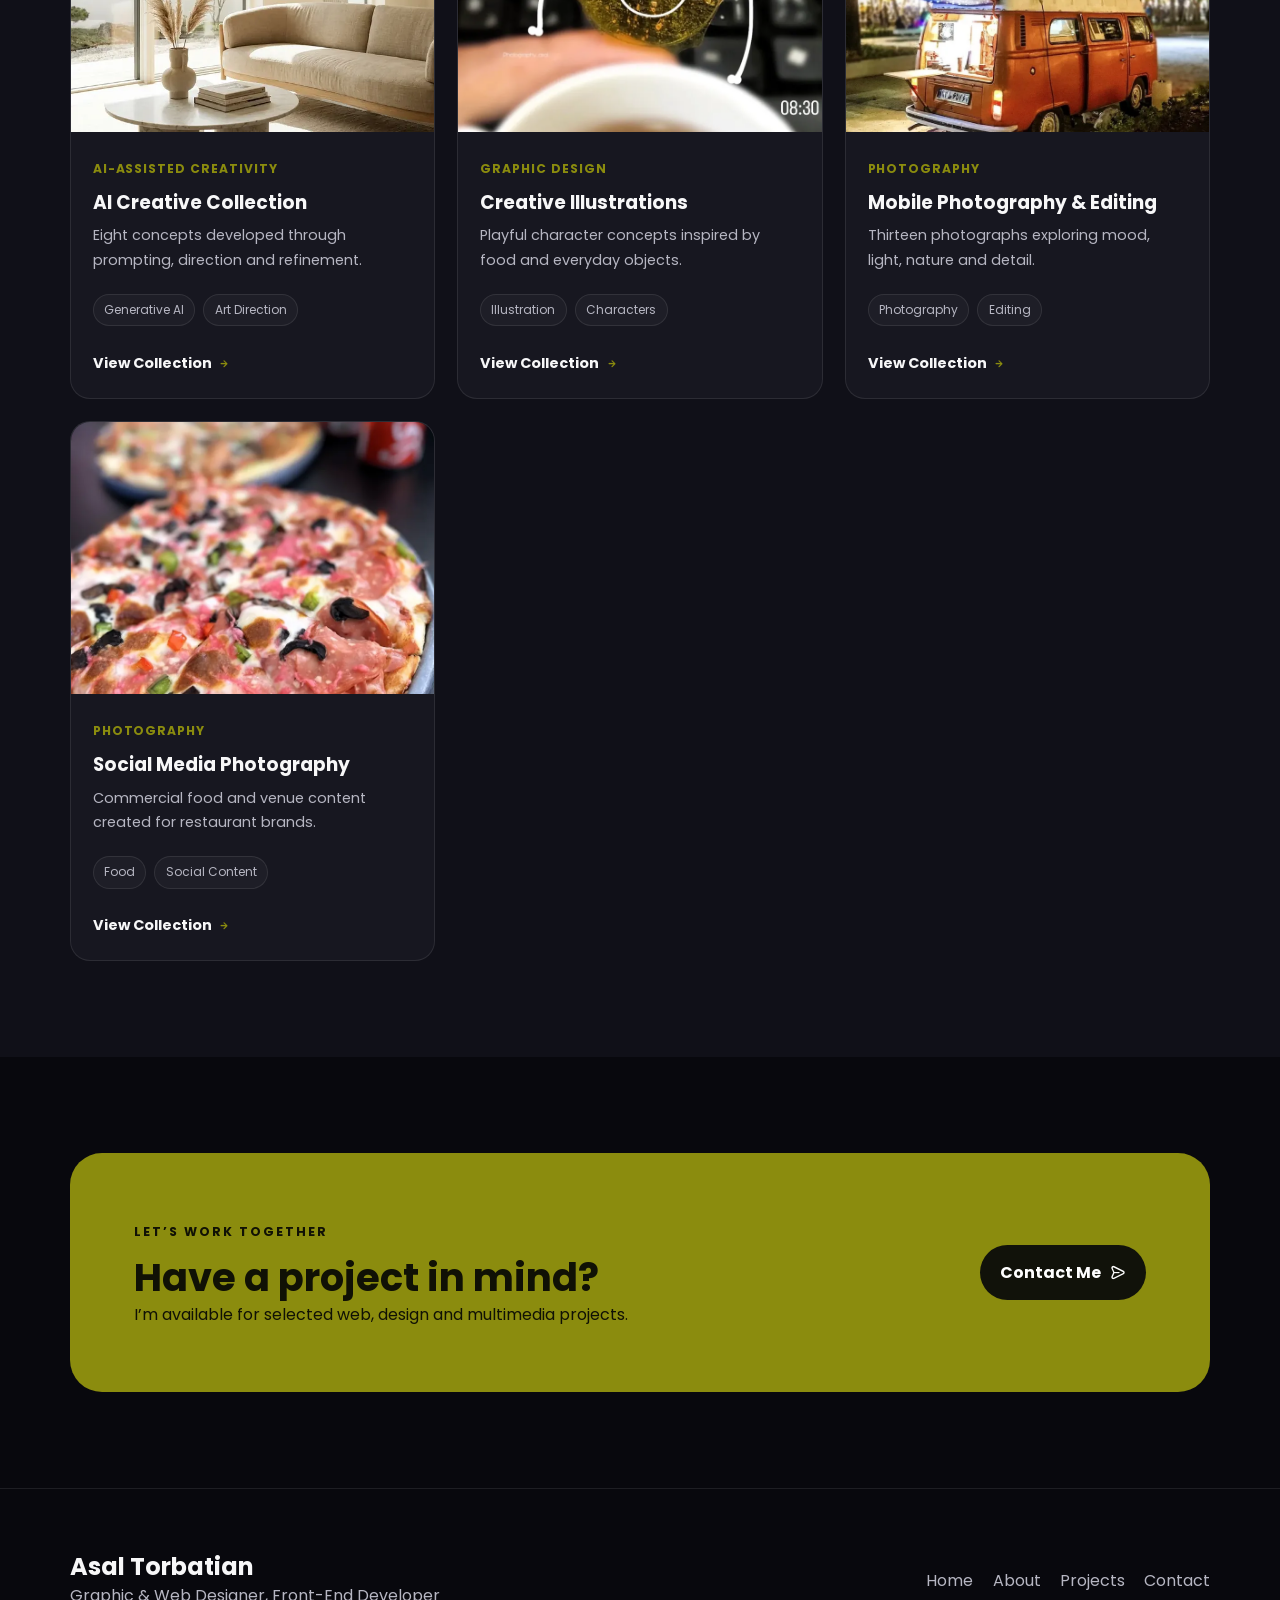
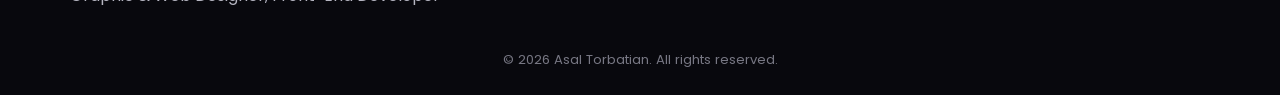
<file: projects/index.html>
<!DOCTYPE html>
<html lang="en">
<head>
  <meta charset="UTF-8">
  <meta name="viewport" content="width=device-width, initial-scale=1.0">
  <title>Projects | Asal Torbatian</title>
  <meta name="description" content="Selected projects by Asal Torbatian across web development, graphic design, multimedia, photography and AI-assisted creativity.">
  <link rel="canonical" href="https://asall.site/projects/">
  <link rel="icon" type="image/webp" href="../Images/favicon.webp">
  <link rel="preload" href="../Resources/fonts/poppins-400.woff2" as="font" type="font/woff2" crossorigin><link rel="stylesheet" href="../Resources/unicons.css">
  <link rel="stylesheet" href="projects.css">
  <meta property="og:title" content="Projects | Asal Torbatian">
  <meta property="og:description" content="Selected work across web development, graphic design, multimedia, photography and AI-assisted creativity.">
  <meta property="og:image" content="https://asall.site/Images/preview.webp">
  <meta property="og:url" content="https://asall.site/projects/">
  <meta property="og:type" content="website">
  <meta property="og:site_name" content="Asal Torbatian Portfolio">
  <meta name="twitter:card" content="summary_large_image">
  <meta name="twitter:title" content="Projects | Asal Torbatian">
  <meta name="twitter:description" content="Selected work across web development, graphic design, multimedia, photography and AI-assisted creativity.">
  <meta name="twitter:image" content="https://asall.site/Images/preview.webp">
</head>
<body id="top">
  <header class="header" id="header">
    <div class="nav container">
      <a href="../index.html" class="brand">Asal Torbatian</a>
      <button class="nav-toggle" id="nav-toggle" aria-label="Open menu"><i class="uil uil-bars"></i></button>
      <nav class="nav-menu" id="nav-menu">
        <button class="nav-close" id="nav-close" aria-label="Close menu"><i class="uil uil-times"></i></button>
        <a href="../index.html">Home</a>
        <a href="../index.html#about">About</a>
        <a href="index.html" class="active">Projects</a>
        <a href="../index.html#services">Services</a>
        <a href="../index.html#contact">Contact</a>
      </nav>
    </div>
  </header>

  <main>
    <section class="hero compact-hero">
      <div class="container hero-content">
        <span class="eyebrow">Selected Projects</span>
        <h1>Explore my work.</h1>
        <p class="hero-text">Browse selected projects across software, web design, graphic design, video, photography and AI-assisted creativity.</p>
      </div>
    </section>

    <section class="projects section" id="all-projects">
      <div class="container">
        <div class="projects-top">
          <div><span class="eyebrow">Portfolio</span><h2>Browse by category</h2></div>
          <p>Select a category to reach the work you want to see.</p>
        </div>

        <div class="filters" aria-label="Project filters">
          <button class="filter active" data-filter="all">All</button>
          <button class="filter" data-filter="web">Web &amp; Software</button>
          <button class="filter" data-filter="design">Graphic Design</button>
          <button class="filter" data-filter="video">Video & Multimedia</button>
          <button class="filter" data-filter="photo">Photography</button>
          <button class="filter" data-filter="ai">AI Projects</button>
        </div>

        <div class="video-filters" id="video-filters" hidden aria-label="Video project filters">
          <button class="video-filter active" data-video-filter="all">All Videos</button>
          <button class="video-filter" data-video-filter="social">Social Media</button>
          <button class="video-filter" data-video-filter="post">Editing &amp; Post-Production</button>
        </div>

        <div class="project-grid">
          <article class="project-card featured-card" data-category="web"><a href="tillbite/index.html" class="image-wrap"><span class="featured-badge">Featured</span><img src="../Images/TillBite/TillBite.webp" alt="TillBite restaurant POS interface" loading="eager" decoding="async" width="1254" height="1254" srcset="../Images/responsive/TillBite/TillBite-480.webp 480w, ../Images/responsive/TillBite/TillBite-800.webp 800w, ../Images/responsive/TillBite/TillBite-1200.webp 1200w, ../Images/TillBite/TillBite.webp 1254w" sizes="(max-width: 800px) 100vw, 33vw"></a><div class="card-copy"><span class="project-category">Commercial Product · Web &amp; Software</span><h3>TillBite POS System</h3><p>A complete restaurant POS and management platform deployed in a working restaurant.</p><ul class="tags"><li>ASP.NET</li><li>SQL Server</li></ul><a href="tillbite/index.html" class="text-link">Explore TillBite <i class="uil uil-arrow-right"></i></a></div></article>

          <article class="project-card" data-category="design"><a href="pop-street/index.html" class="image-wrap"><img src="../Images/PopStreet/Bulls.webp" alt="Pop Street restaurant menu design" loading="lazy" decoding="async" width="1417" height="997" srcset="../Images/responsive/PopStreet/Bulls-480.webp 480w, ../Images/responsive/PopStreet/Bulls-800.webp 800w, ../Images/responsive/PopStreet/Bulls-1200.webp 1200w, ../Images/PopStreet/Bulls.webp 1417w" sizes="(max-width: 800px) 100vw, 50vw"></a><div class="card-copy"><span class="project-category">Graphic Design</span><h3>Pop Street Birmingham</h3><p>Restaurant menu systems created for Bulls Street Burgers and LuvGreek.</p><ul class="tags"><li>Photoshop</li><li>Menu Design</li></ul><a href="pop-street/index.html" class="text-link">View Project <i class="uil uil-arrow-right"></i></a></div></article>

          <article class="project-card" data-category="design"><a href="no-signal/index.html" class="image-wrap no-signal-cover"><img src="../Images/NoSignal/event-poster.webp" alt="No Signal event campaign poster" loading="lazy" decoding="async" width="1024" height="1536" srcset="../Images/responsive/NoSignal/event-poster-480.webp 480w, ../Images/responsive/NoSignal/event-poster-800.webp 800w, ../Images/NoSignal/event-poster.webp 1024w" sizes="(max-width: 800px) 100vw, 50vw"></a><div class="card-copy"><span class="project-category">Graphic Design · Event Campaign</span><h3>No Signal Event Campaign</h3><p>A cohesive promotional campaign including an event poster, VIP package guide and event FAQ.</p><ul class="tags"><li>Event Design</li><li>Promotional</li></ul><a href="no-signal/index.html" class="text-link">View Project <i class="uil uil-arrow-right"></i></a></div></article>

          <article class="project-card" data-category="web"><a href="selected-web-design/index.html" class="image-wrap"><img src="../Images/WebPhoto/WebPages (1).webp" alt="Collection of six independent responsive website projects" loading="lazy" decoding="async" width="1600" height="1060" srcset="../Images/responsive/WebPhoto/WebPages%20(1)-480.webp 480w, ../Images/responsive/WebPhoto/WebPages%20(1)-800.webp 800w, ../Images/responsive/WebPhoto/WebPages%20(1)-1200.webp 1200w, ../Images/WebPhoto/WebPages%20(1).webp 1600w" sizes="(max-width: 800px) 100vw, 50vw"></a><div class="card-copy"><span class="project-category">Web Development · 6 Projects</span><h3>Selected Web Design Projects</h3><p>A collection of six separate websites, each created as an independent project for a different industry.</p><ul class="tags"><li>6 Websites</li><li>Responsive Design</li></ul><a href="selected-web-design/index.html" class="text-link">View 6 Projects <i class="uil uil-arrow-right"></i></a></div></article>

          <article class="project-card video-card" data-category="video" data-video-category="post" data-video="https://drive.google.com/file/d/1EQVmjlUvymog95qSNiT1M1kah8GjP3af/preview"><div class="image-wrap"><img src="../Images/LifestyleCover.webp" alt="Lifestyle and Aesthetic video cover" loading="lazy" decoding="async" width="1390" height="768" srcset="../Images/responsive/LifestyleCover-480.webp 480w, ../Images/responsive/LifestyleCover-800.webp 800w, ../Images/responsive/LifestyleCover-1200.webp 1200w, ../Images/LifestyleCover.webp 1390w" sizes="(max-width: 800px) 100vw, 33vw"></div><div class="card-copy"><span class="project-category">Editing &amp; Post-Production</span><h3>Lifestyle &amp; Aesthetic</h3><p>Professional colour grading that transforms raw interior footage into a warm cinematic space.</p><div class="video-card-actions"><button class="video-action view-video" type="button">View Video</button><button class="video-action secondary view-details" type="button">View Details</button></div><div class="video-detail-content" hidden><span class="eyebrow">Video project · July 2024</span><h2>Lifestyle &amp; Aesthetic</h2><p>A professional colour grading showcase transforming raw interior footage into a warm, inviting cinematic space. The edit focuses on dynamic-range recovery, natural skin tones and sunlight enhancement.</p><div class="detail-facts"><div><strong>Date</strong>July 2024</div><div><strong>Tools</strong>DaVinci Resolve / Colour Correction Nodes</div><div><strong>Role</strong>Video Editor</div></div></div></div></article>

          <article class="project-card video-card" data-category="video" data-video-category="social" data-video="https://drive.google.com/file/d/1DADLMyizaCCDGPr9hmHCIXidoxMYuhZn/preview"><div class="image-wrap"><img src="../Images/intro.webp" alt="Podcast and Media Channel Intro video cover" loading="lazy" decoding="async" width="1364" height="768" srcset="../Images/responsive/intro-480.webp 480w, ../Images/responsive/intro-800.webp 800w, ../Images/responsive/intro-1200.webp 1200w, ../Images/intro.webp 1364w" sizes="(max-width: 800px) 100vw, 33vw"></div><div class="card-copy"><span class="project-category">Social Media Video</span><h3>Podcast &amp; Media Channel Intro</h3><span class="video-client">AzNegahiDigar Channel</span><p>A high-energy branded introduction combining motion graphics with synchronised sound design.</p><div class="video-card-actions"><button class="video-action view-video" type="button">View Video</button><button class="video-action secondary view-details" type="button">View Details</button></div><div class="video-detail-content" hidden><span class="eyebrow">Video project · March 2026</span><h2>Podcast &amp; Media Channel Intro</h2><span class="detail-client">AzNegahiDigar Channel</span><p>A creative, high-energy introduction designed to establish a strong brand identity. Synced audio visualisation, custom sound design and clean motion graphics are precisely timed to audio cues to capture attention and create a professional first impression.</p><div class="detail-facts"><div><strong>Channel</strong>AzNegahiDigar</div><div><strong>Date</strong>March 2026</div><div><strong>Tools</strong>Motion Graphics / Canva / Professional Sound Design</div><div><strong>Role</strong>Motion Designer, Video Editor &amp; Sound Editor</div></div></div></div></article>

          <article class="project-card video-card" data-category="video" data-video-category="post" data-video="https://drive.google.com/file/d/10QqtwuwY1sOTSx_n8hoeMoAfhBVu4zQi/preview"><div class="image-wrap"><img src="../Images/pro2cover.webp" alt="Cinematic Grade Before and After video cover" loading="lazy" decoding="async" width="1364" height="768" srcset="../Images/responsive/pro2cover-480.webp 480w, ../Images/responsive/pro2cover-800.webp 800w, ../Images/responsive/pro2cover-1200.webp 1200w, ../Images/pro2cover.webp 1364w" sizes="(max-width: 800px) 100vw, 33vw"></div><div class="card-copy"><span class="project-category">Editing &amp; Post-Production</span><h3>Cinematic Grade: Before/After</h3><p>A before-and-after showcase focused on cinematic colour, highlights and natural skin tones.</p><div class="video-card-actions"><button class="video-action view-video" type="button">View Video</button><button class="video-action secondary view-details" type="button">View Details</button></div><div class="video-detail-content" hidden><span class="eyebrow">Video project · January 2022</span><h2>Cinematic Grade: Before/After</h2><p>A professional before-and-after showcase using cinematic colour grading. The project transforms raw footage into a high-contrast visual experience, focusing on highlight recovery and skin-tone preservation to demonstrate the power of professional post-production.</p><div class="detail-facts"><div><strong>Date</strong>January 2022</div><div><strong>Tools</strong>Wondershare Filmora / Masking</div><div><strong>Role</strong>Colourist</div></div></div></div></article>

          <article class="project-card video-card" data-category="video" data-video-category="social" data-video="https://drive.google.com/file/d/1TcG7M2iXbEm1bACKyQVsRrYPHiv2tJu8/preview"><div class="image-wrap"><img src="../Images/HobbyCover.webp" alt="High-Engagement Instagram Story video cover" loading="lazy" decoding="async" width="1364" height="768" srcset="../Images/responsive/HobbyCover-480.webp 480w, ../Images/responsive/HobbyCover-800.webp 800w, ../Images/responsive/HobbyCover-1200.webp 1200w, ../Images/HobbyCover.webp 1364w" sizes="(max-width: 800px) 100vw, 33vw"></div><div class="card-copy"><span class="project-category">Social Media Video</span><h3>High-Engagement Instagram Story</h3><span class="video-client">photography_asal_ Instagram Page</span><p>An Instagram Story edit using AI-driven motion and transitions to turn photography into video.</p><div class="video-card-actions"><button class="video-action view-video" type="button">View Video</button><button class="video-action secondary view-details" type="button">View Details</button></div><div class="video-detail-content" hidden><span class="eyebrow">Video project · March 2024</span><h2>High-Engagement Instagram Story</h2><span class="detail-client">photography_asal_ Instagram Page</span><p>A creative social-media edit designed to transform static photography into dynamic, thumb-stopping video content. AI-driven motion and seamless transitions optimise the piece for Instagram Stories, supporting viewer retention and brand engagement.</p><div class="detail-facts"><div><strong>Instagram Page</strong>photography_asal_</div><div><strong>Date</strong>March 2024</div><div><strong>Tools</strong>Luma AI / Filmora / InShot / Picsart</div><div><strong>Role</strong>Content Creator &amp; Video Editor</div></div></div></div></article>

          <article class="project-card video-card" data-category="video" data-video-category="post" data-video="https://drive.google.com/file/d/1bMbiGKRvSZGr2RRvvCb-KBfM5PvRcl7j/preview"><div class="image-wrap"><img src="../Images/meandmygolf.webp" alt="Me and My Golf coaching edit video cover" loading="lazy" decoding="async" width="1413" height="768" srcset="../Images/responsive/meandmygolf-480.webp 480w, ../Images/responsive/meandmygolf-800.webp 800w, ../Images/responsive/meandmygolf-1200.webp 1200w, ../Images/meandmygolf.webp 1413w" sizes="(max-width: 800px) 100vw, 33vw"></div><div class="card-copy"><span class="project-category">Editing &amp; Post-Production</span><h3>Golf Coaching Edit</h3><span class="video-client">Me and My Golf</span><p>A fast-paced educational coaching edit balancing technical instruction with engaging visuals.</p><div class="video-card-actions"><button class="video-action view-video" type="button">View Video</button><button class="video-action secondary view-details" type="button">View Details</button></div><div class="video-detail-content" hidden><span class="eyebrow">Video project · April 2026</span><h2>Golf Coaching Edit</h2><span class="detail-client">Me and My Golf</span><p>A high-energy educational video edit created for Me and My Golf, focused on improving iron ball striking. The project transforms raw coaching footage into an engaging social-media asset that balances technical instruction with clear, dynamic visuals.</p><div class="detail-facts"><div><strong>Company</strong>Me and My Golf</div><div><strong>Date</strong>April 2026</div><div><strong>Tools</strong>Wondershare Filmora</div><div><strong>Role</strong>Motion Graphics, Audio Mastering &amp; Multi-cam Editing</div></div></div></div></article>

          <article class="project-card video-card" data-category="video" data-video-category="social" data-video="https://drive.google.com/file/d/1eXRTidR0DbN5khnzo4hoXPHoN9gAnWOU/preview"><div class="image-wrap"><img src="../Images/Ecommerce/ecommerce-promotional-video.webp" alt="E-commerce Promotional Video cover" loading="lazy" decoding="async" width="1672" height="941" srcset="../Images/responsive/Ecommerce/ecommerce-promotional-video-480.webp 480w, ../Images/responsive/Ecommerce/ecommerce-promotional-video-800.webp 800w, ../Images/responsive/Ecommerce/ecommerce-promotional-video-1200.webp 1200w, ../Images/Ecommerce/ecommerce-promotional-video.webp 1672w" sizes="(max-width: 800px) 100vw, 33vw"></div><div class="card-copy"><span class="project-category">Social Media Video</span><h3>E-commerce Promotional Video</h3><span class="video-client">Robert Scotts Commerce Ltd</span><p>A promotional social-media edit combining motion graphics, captions, colour and sound design.</p><div class="video-card-actions"><button class="video-action view-video" type="button">View Video</button><button class="video-action secondary view-details" type="button">View Details</button></div><div class="video-detail-content" hidden><span class="eyebrow">Video project · 23 September 2026</span><h2>E-commerce Promotional Video</h2><span class="detail-client">Robert Scotts Commerce Ltd</span><p>A creative promotional video produced for Robert Scotts Commerce Ltd using footage supplied by the company. The edit was developed for social-media publishing and audience engagement, with full creative direction across pacing, colour grading, motion graphics, captions, music, sound effects and sound design.</p><div class="detail-facts"><div><strong>Company</strong>Robert Scotts Commerce Ltd</div><div><strong>Date</strong>23 September 2026</div><div><strong>Tools</strong>CapCut &amp; Wondershare Filmora</div><div><strong>Role</strong>Video Editor &amp; Motion Designer</div></div></div></div></article>

          <article class="project-card" data-category="design"><a href="brand-identity/index.html" class="image-wrap"><img src="../Images/negahlogo.webp" alt="Brand identity and logo design collection" loading="lazy" decoding="async" width="1364" height="768" srcset="../Images/responsive/negahlogo-480.webp 480w, ../Images/responsive/negahlogo-800.webp 800w, ../Images/responsive/negahlogo-1200.webp 1200w, ../Images/negahlogo.webp 1364w" sizes="(max-width: 800px) 100vw, 50vw"></a><div class="card-copy"><span class="project-category">Graphic Design</span><h3>Brand Identity & Logo Design</h3><p>Identity concepts designed for digital platforms and technology.</p><ul class="tags"><li>Illustrator</li><li>Identity</li></ul><a href="brand-identity/index.html" class="text-link">View Collection <i class="uil uil-arrow-right"></i></a></div></article>

          <article class="project-card" data-category="design"><a href="cards-print-design/index.html" class="image-wrap"><img src="../Images/BusinessCard/business-card-front-back.webp" alt="Business card and print design collection" loading="lazy" decoding="async" width="1024" height="1536" srcset="../Images/responsive/BusinessCard/business-card-front-back-480.webp 480w, ../Images/responsive/BusinessCard/business-card-front-back-800.webp 800w, ../Images/BusinessCard/business-card-front-back.webp 1024w" sizes="(max-width: 800px) 100vw, 50vw"></a><div class="card-copy"><span class="project-category">Graphic Design · 2 Projects</span><h3>Cards & Print Design</h3><p>Personal branding and occasion-focused card designs prepared for print.</p><ul class="tags"><li>Business Card</li><li>Print</li></ul><a href="cards-print-design/index.html" class="text-link">View 2 Projects <i class="uil uil-arrow-right"></i></a></div></article>

          <article class="project-card" data-category="ai"><a href="ai-creative/index.html" class="image-wrap"><img src="../Images/AIPhoto/AI (1).webp" alt="AI-assisted interior design visual" loading="lazy" decoding="async" width="1408" height="768" srcset="../Images/responsive/AIPhoto/AI%20(1)-480.webp 480w, ../Images/responsive/AIPhoto/AI%20(1)-800.webp 800w, ../Images/responsive/AIPhoto/AI%20(1)-1200.webp 1200w, ../Images/AIPhoto/AI%20(1).webp 1408w" sizes="(max-width: 800px) 100vw, 50vw"></a><div class="card-copy"><span class="project-category">AI-Assisted Creativity</span><h3>AI Creative Collection</h3><p>Eight concepts developed through prompting, direction and refinement.</p><ul class="tags"><li>Generative AI</li><li>Art Direction</li></ul><a href="ai-creative/index.html" class="text-link">View Collection <i class="uil uil-arrow-right"></i></a></div></article>

          <article class="project-card" data-category="design"><a href="creative-illustrations/index.html" class="image-wrap"><img src="../Images/Creative/1 (1).webp" alt="Creative illustration collection" loading="lazy" decoding="async" width="1165" height="1165" srcset="../Images/responsive/Creative/1%20(1)-480.webp 480w, ../Images/responsive/Creative/1%20(1)-800.webp 800w, ../Images/Creative/1%20(1).webp 1165w" sizes="(max-width: 800px) 100vw, 50vw"></a><div class="card-copy"><span class="project-category">Graphic Design</span><h3>Creative Illustrations</h3><p>Playful character concepts inspired by food and everyday objects.</p><ul class="tags"><li>Illustration</li><li>Characters</li></ul><a href="creative-illustrations/index.html" class="text-link">View Collection <i class="uil uil-arrow-right"></i></a></div></article>

          <article class="project-card" data-category="photo"><a href="mobile-photography/index.html" class="image-wrap"><img src="../Images/Mobilegraphy/1 (4).webp" alt="Edited mobile photography project" loading="lazy" decoding="async" width="1015" height="1421" srcset="../Images/responsive/Mobilegraphy/1%20(4)-480.webp 480w, ../Images/responsive/Mobilegraphy/1%20(4)-800.webp 800w, ../Images/Mobilegraphy/1%20(4).webp 1015w" sizes="(max-width: 800px) 100vw, 50vw"></a><div class="card-copy"><span class="project-category">Photography</span><h3>Mobile Photography & Editing</h3><p>Thirteen photographs exploring mood, light, nature and detail.</p><ul class="tags"><li>Photography</li><li>Editing</li></ul><a href="mobile-photography/index.html" class="text-link">View Collection <i class="uil uil-arrow-right"></i></a></div></article>

          <article class="project-card" data-category="photo"><a href="social-media-photography/index.html" class="image-wrap"><img src="../Images/Social/1.webp" alt="Commercial social media photography" loading="lazy" decoding="async" width="1138" height="1593" srcset="../Images/responsive/Social/1-480.webp 480w, ../Images/responsive/Social/1-800.webp 800w, ../Images/Social/1.webp 1138w" sizes="(max-width: 800px) 100vw, 50vw"></a><div class="card-copy"><span class="project-category">Photography</span><h3>Social Media Photography</h3><p>Commercial food and venue content created for restaurant brands.</p><ul class="tags"><li>Food</li><li>Social Content</li></ul><a href="social-media-photography/index.html" class="text-link">View Collection <i class="uil uil-arrow-right"></i></a></div></article>
        </div>
        <p class="empty" id="empty" hidden>No projects are available in this category yet.</p>
      </div>
    </section>

    <section class="cta section">
      <div class="container cta-box">
        <div><span class="eyebrow">Let’s work together</span><h2>Have a project in mind?</h2><p>I’m available for selected web, design and multimedia projects.</p></div>
        <a href="../index.html#contact" class="button dark">Contact Me <i class="uil uil-message"></i></a>
      </div>
    </section>
  </main>

  <footer class="footer">
    <div class="container footer-main">
      <div><h2>Asal Torbatian</h2><p>Graphic & Web Designer, Front-End Developer</p></div>
      <div class="footer-links"><a href="../index.html">Home</a><a href="../index.html#about">About</a><a href="index.html">Projects</a><a href="../index.html#contact">Contact</a></div>
    </div>
    <p class="copyright">© 2026 Asal Torbatian. All rights reserved.</p>
  </footer>

 <!-- <a href="#" class="scroll-top" id="scroll-top" aria-label="Back to top"><i class="uil uil-arrow-up"></i></a> -->

  <a href="#top" class="scroll-progress" id="scroll-progress" aria-label="Back to top">

    <svg width="60" height="60">

        <circle
            class="progress-bg"
            cx="30"
            cy="30"
            r="26"
        />

        <circle
            class="progress-circle"
            cx="30"
            cy="30"
            r="26"
        />

    </svg>

    <i class="uil uil-arrow-up"></i>

</a>
  <script src="projects.js"></script>
</body>
</html>
</file>
<file: Resources/style.css>
@font-face { font-family: 'Poppins'; font-style: normal; font-weight: 400; font-display: swap; src: url('fonts/poppins-400.woff2') format('woff2'); }
@font-face { font-family: 'Poppins'; font-style: normal; font-weight: 500; font-display: swap; src: url('fonts/poppins-500.woff2') format('woff2'); }
@font-face { font-family: 'Poppins'; font-style: normal; font-weight: 600; font-display: swap; src: url('fonts/poppins-600.woff2') format('woff2'); }
@font-face { font-family: 'Turret Road'; font-style: normal; font-weight: 400; font-display: swap; src: url('fonts/turret-road-400.woff2') format('woff2'); }
@font-face { font-family: 'Turret Road'; font-style: normal; font-weight: 500; font-display: swap; src: url('fonts/turret-road-500.woff2') format('woff2'); }

:root {
    --hue-color: 242;

    --skin-color: hsl(342, 92%, 46%);
    --mirage-color: hsl(210, 10%, 23%);
    --title-color: hsl(var(--hue-color), 8%, 95%);
    --text-color: hsl(var(--hue-color), 8%, 85%);
    --body-color: hsl(var(--hue-color), 19%, 5%);
    --box-color: hsl(var(--hue-color), 14%, 10%);
    --scroll-box-color: hsl(var(--hue-color), 12%, 38%);
    --scroll-thumb-color: hsl(var(--hue-color), 12%, 26%);

    --body-font: 'Poppins', sans-serif;
    --signature-font: 'Turret Road', sans-serif;

    --biggest-font-size: 3rem;
    --h1-font-size: 2.25rem;
    --h2-font-size: 1.5rem;
    --h3-font-size: 1.25rem;
    --normal-font-size: 1rem;
    --small-font-size: .875rem;
    --smaller-font-size: .813rem;

    --font-medium: 500;
    --font-bold: 600;

    --mb025: .25rem;
    --mb05: .5rem;
    --mb075: .75rem;
    --mb1: 1rem;
    --mb15: 1.5rem;
    --mb2: 2rem;
    --mb25: 2.5rem;
    --mb3: 3rem;

    --z-fixed: 10;
    --z-modal: 100;

}

@media screen and (max-width: 1024px) {
    :root {
        --biggest-font-size: 2rem;
        --h1-font-size: 1.5rem;
        --h2-font-size: 1.25rem;
        --h3-font-size: 1.125rem;
        --normal-font-size: .938rem;
        --small-font-size: .813rem;
        --smaller-font-size: .75rem;
    }
}

* { margin: 0; padding: 0; box-sizing: border-box; }
html { max-width: 100%; overflow-x: hidden; scroll-behavior: smooth; }
body, button, input { font-family: var(--body-font); font-size: var(--normal-font-size); }
    body { background-color: var(--body-color); color: var(--text-color); max-width: 100%; overflow-x: hidden; }
h1, h2, h3 { color: var(--title-color); font-weight: var(--font-bold); }
ul { list-style: none; }
a { text-decoration: none; }
img { max-width: 100%; height: auto; }
button { cursor: pointer; }
    button, input { border: none; outline: none; }
.container { max-width: 1250px; margin-left: auto; margin-right: auto; }
.grid { display: grid; }
.button { 
    display: inline-flex; 
    align-items: center; 
    column-gap: .5rem; 
    background-color: #ffff0080; 
   /* background-color: #ffff0080; */
    color: var(--title-color); 
    padding: 0.75rem 1.4rem; 
    border-radius: .25rem; 
    font-weight: var(--font-medium);
    position: relative;
    z-index: 1;
    transition: .4s;
}
    .button::after { 
        position: absolute; 
        content: ''; 
        left: 0; 
        top: 0; 
        width: 100%; 
        height: 100%; 
        background-color: var(--mirage-color); 
        z-index: -1;
        transform-origin: center; 
        transform: scale(0); 
        border-radius: .25rem;
        transition: .3s; 
    }
        .button:hover::after { transform: scale(1); }
.section { padding: 6.5rem 0 2rem }
.section-title { text-align: center; font-size: var(--h1-font-size); margin-bottom: var(--mb3); }
    .section-title::before { content: attr(data-heading); display: block; font-size: var(--normal-font-size); font-weight: var(--font-medium); color: #ffff0080; }
::-webkit-scrollbar { width: 0.6rem; background-color: var(--scroll-box-color); border-radius: .5rem; }
::-webkit-scrollbar-thumb { background-color: var(--scroll-thumb-color); border-radius: .5rem; }

/* Sidebar */

.sidebar { position: fixed; width: 100px; height: 100vh; background-color: var(--body-color); border-right: 1px solid var(--box-color); }
.nav-logo { position: absolute; left: 0; right: 0; top: 1.8rem; width: 40px; height: 40px; border-radius: 50%; background-color: #ffff0080; text-align: center; margin: auto; }
.nav-logo-text { font-size: 1.125rem; color: var(--title-color); font-weight: var(--font-bold); line-height: 40px; }
.nav-menu { position: fixed; transform: rotate(-90deg) translateX(-100%); transform-origin: left top; width: 100vh; }
.menu { display: flex; }
.nav-list { display: flex; flex-direction: row-reverse; margin: -2px auto 0 auto; }
.nav-link { float: right; height: 100%; line-height: 100px; padding: 0 1rem; color: var(--title-color); font-weight: var(--font-medium); position: relative; transition: .4s; }
.nav-toggle {
    height: 44px;
    width: 44px;
    cursor: pointer;
    position: fixed;
    right: 1.5rem;
    top: 2rem;
    font-size: 1.2rem;
    border-radius: .25rem;
    background-color: #ffff0080;
    color: var(--title-color);
    display: none;
    justify-content: center;
    align-items: center;
    z-index: 999;
}
.nav-close { align-items: center; font-size: 1.5rem; height: 44px; justify-content: center; position: absolute; top: 1rem; right: 1.25rem; width: 44px; cursor: pointer; display: none; }
    .nav-link.active-link, .nav-link:hover { color: #ffff0080; }
        .nav-link.active-link::after, .nav-link:hover::after {
            position: absolute;
            content: '';
            width: 6px;
            height: 6px;
            background-color: #ffff0080;
            border-radius: 50%;
            bottom: 1.8rem;
            left: 0;
            right: 0;
            margin: auto;
        }
.btn-share { position: absolute; bottom: 1.8rem; left: 0; right: 0; text-align: center; cursor: pointer; }
.social-share { font-size: 1.5rem; }

/* Main - Home */

.main { margin-left: 100px; }
.home { background: url('home-bg2.webp'); background-size: cover; background-position: center center; height: 100vh; }
.home-container { position: relative; height: 100%; align-items: center; }
.home-social { position: absolute; top: 1.8rem; left: 0; display: flex; align-items: center; column-gap: 3.5rem; }
.home-social-follow { font-weight: var(--font-medium); position: relative; }
    .home-social-follow::after { content: ''; position: absolute; width: 1rem; height: 2px; background-color: var(--text-color); right: -45%; top: 50%; }
.home-social-links { display: inline-flex; column-gap: 1rem; }
.home-social-link { font-size: 1.08rem; color: var(--text-color); transition: .4s; }
    .home-social-link:hover { transform: translateY(.25rem); }
.home-img { display: none; }
.home-title { font-size: var(--biggest-font-size); }
.home-subtitle { font-size: var(--h3-font-size); font-weight: var(--font-medium); margin-bottom: var(--mb075); }
.home-description { /*max-width: 450px;*/ margin-bottom: var(--mb2); }
.my-info { display: flex; column-gap: 1.8rem; position: absolute; left: 0; bottom: 1.8rem; }
.info-item { display: flex; align-items: center; }
.info-title, .info-subtitle { font-size: var(--small-font-size); }
    .info-title { font-weight: var(--font-medium); }
.info-icon { font-size: 1.8rem; color: #ffff0080; margin-right: var(--mb075); }

/* Main - About */

.about-container { grid-template-columns: repeat(2, 1fr); column-gap: 4rem; align-items: center; }
.about-img { width: 480px; border-radius: .75rem; justify-self: center; }
.about-heading { font-size: var(--h3-font-size); margin-bottom: var(--mb075); }
.about-description { text-align: justify; padding-right: 6rem; margin-bottom: var(--mb2); }
.about-info { display: grid; grid-template-columns: repeat(3, 140px); column-gap: .5rem; margin-bottom: var(--mb3); }
.about-box { text-align: center; border-radius: .25rem; padding: 1rem 1.25rem; background-color: var(--box-color); }
.about-icon { font-size: 1.5rem; color: #ffff0080; margin-bottom: var(--mb075); }
.about-title { font-size: var(--small-font-size); }
.about-subtitle { font-size: var(--small-font-size); }

/* Main - Qualification */

.qualification-container { grid-template-columns: repeat(2 ,340px); column-gap: 3rem; justify-content: center; }
.qualification-title { font-size: var(--h3-font-size); font-weight: var(--font-medium); margin-bottom: var(--mb2); }
.timeline-item { position: relative; margin-bottom: var(--mb25); padding-left: 3rem; }
    .timeline-item:last-child { margin-bottom: 0; }
    .timeline-item::before { content: ''; width: 1px; position: absolute; left: 0.48rem; top: 0; height: 100%; background-color: #ffff0080; }
.circle-dot { position: absolute; left: 0; top: 0; height: 1rem; width: 1rem; border: 2px solid #ffff0080; border-radius: 50%; background-color: #ffff0080; transition: .4s; }
    .timeline-item:hover .circle-dot { background-color: var(--body-color); }
.timeline-title { font-size: var(--normal-font-size); font-weight: var(--font-medium); margin-bottom: var(--mb025); }
.timeline-text { font-size: var(--smaller-font-size); margin-bottom: var(--mb1); }
.timeline-date { display: flex; align-items: center; column-gap: .4rem; font-size: var(--normal-font-size); color: #ffff0080; }

/* Main - Skills */ 

.skills-container { grid-template-columns: 360px 320px; column-gap: 3rem; justify-content: center; }
.skills-header { display: flex; align-items: center; cursor: pointer; }
    .skills-header:not(:last-child) { margin-bottom: var(--mb25); }
.skills-icon, .skills-arrow { font-size: 2rem; color: #ffff0080; }
    .skills-icon { margin-right: var(--mb075); }
    .skills-arrow { margin-left: auto; }
        .skills-active .skills-arrow { transform: rotate(-90deg); transition: .4s; }
.skills-title { font-size: var(--h3-font-size); font-weight: var(--font-medium); }
.skills-subtitle { font-size: var(--small-font-size); }
.skills-list { row-gap: 1.8rem; }
.skills-titles { display: flex; justify-content: space-between; margin-bottom: var(--mb05); }
.skills-name { font-size: var(--normal-font-size); font-weight: var(--font-medium); }
.skills-bar, .skills-percentage { height: 5px; border-radius: .25rem; }
    .skills-bar { background-color: var(--box-color); }
    .skills-percentage { display: block; background-color: #ffff0080; }
.skills [data-content] { display: none; }
    .skills-active[data-content] { display: block; }

/* Main - Work */

.featured-work-intro {
    margin: -2rem auto 2.5rem;
    max-width: 680px;
    text-align: center;
}
.featured-work-grid {
    display: grid;
    gap: 1.5rem;
    grid-template-columns: repeat(3, minmax(0, 1fr));
}
.featured-work-card {
    background-color: var(--box-color);
    border: 1px solid rgba(255, 255, 255, .08);
    border-radius: .75rem;
    overflow: hidden;
    transition: transform .3s, border-color .3s;
}
.featured-work-card:hover {
    border-color: #ffff0080;
    transform: translateY(-6px);
}
.featured-work-image {
    aspect-ratio: 4 / 3;
    display: block;
    overflow: hidden;
}
.featured-work-image img {
    height: 100%;
    object-fit: cover;
    transition: transform .4s;
    width: 100%;
}
.featured-work-card:hover .featured-work-image img { transform: scale(1.035); }
.featured-work-copy { padding: 1.4rem; }
.featured-work-category {
    color: #ffff0080;
    display: block;
    font-size: var(--smaller-font-size);
    font-weight: var(--font-medium);
    letter-spacing: .06em;
    margin-bottom: .5rem;
    text-transform: uppercase;
}
.featured-work-copy h3 { font-size: var(--h3-font-size); margin-bottom: .65rem; }
.featured-work-copy p { font-size: var(--small-font-size); margin-bottom: 1.1rem; }
.featured-work-link {
    align-items: center;
    color: #ffff0080;
    column-gap: .35rem;
    display: inline-flex;
    font-size: var(--small-font-size);
    font-weight: var(--font-medium);
}
.featured-work-link i { transition: transform .25s; }
.featured-work-link:hover i { transform: translateX(.25rem); }
.featured-work-cta {
    align-items: center;
    background: linear-gradient(135deg, var(--box-color), var(--mirage-color));
    border: 1px solid rgba(255, 255, 255, .08);
    border-radius: .75rem;
    display: flex;
    gap: 2rem;
    justify-content: space-between;
    margin-top: 2rem;
    padding: 2rem;
}
.featured-work-cta h3 { margin-bottom: .35rem; }
.featured-work-cta p { font-size: var(--small-font-size); }

@media screen and (max-width: 1024px) {
    .featured-work-grid { grid-template-columns: repeat(2, minmax(0, 1fr)); }
    .featured-work-card:last-child { grid-column: 1 / -1; max-width: calc(50% - .75rem); }
}

@media screen and (max-width: 650px) {
    .featured-work-grid { grid-template-columns: 1fr; }
    .featured-work-card:last-child { grid-column: auto; max-width: none; }
    .featured-work-cta { align-items: flex-start; flex-direction: column; }
}

.work-container { grid-template-columns: repeat(3, 330px); gap: 1.8rem; justify-content: center; padding-top: 1rem; }
.work-filters { display: flex; justify-content: center; align-items: center; column-gap: .75rem; margin-bottom: 2rem; }
.work-item { cursor: pointer; color: var(--title-color); padding: 0.25rem .75rem; font-weight: var(--font-medium); border-radius: .5rem; }
.work-card { background-color: var(--box-color); padding: 1.25rem; border-radius: .5rem; }
.portfolio-item-details { display: none; }
.work-img { border-radius: .5rem; margin-bottom: var(--mb1); }
.work-title { font-size: var(--normal-font-size); font-weight: var(--font-medium); margin-bottom: var(--mb05); }
.work-button { color: #ffff0080; font-size: var(--small-font-size); display: flex; align-items: center; column-gap: .25rem; cursor: pointer; }
.work-button-icon { font-size: 1rem; transition: .4s; }
    .work-button:hover .work-button-icon { transform: translateX(.25rem); }
.active-work { background-color: #ffff0080; color: var(--title-color); }

.portfolio-popup { 
    position: fixed; 
    top: 0; 
    left: 0; 
    right: 0; 
    bottom: 0; 
    background-color: rgba(0, 0, 0, .5); 
    display: flex; 
    justify-content: center; 
    align-items: center; 
    padding: 0 1rem;
    opacity: 0;
    visibility: hidden; 
    z-index: var(--z-modal); 
    transition: .4s; 
}
.portfolio-popup.open { opacity: 1; visibility: visible; }
.portfolio-popup-inner { background-color: var(--box-color); width: 900px; border-radius: .5rem; padding: 2.5rem; position: relative; }
.portfolio-popup-content { grid-template-columns: repeat(2, 1fr); align-items: center; column-gap: 3rem; }
.portfolio-popup-close { position: absolute; top: 1.5rem; right: 1.5rem; font-size: 1.5rem; color: #ffff0080; cursor: pointer; }
.portfolio-popup-img { border-radius: .5rem; }
.portfolio-popup-subtitle { font-size: var(--smaller-font-size); margin-bottom: var(--mb025); }
.details-title { font-size: var(--h3-font-size); font-weight: var(--font-medium); margin-bottom: var(--mb1); }
.details-description { font-size: var(--small-font-size); margin-bottom: var(--mb2); }
.details-info li { margin-bottom: var(--mb075); text-transform: capitalize; font-size: var(--small-font-size); }
    .details-info li:last-child { margin-bottom: 0; }
    .details-info li span { font-weight: normal; }
    .details-info li a { text-transform: lowercase; color: #ffff0080; }

/* Main - Services */ 

.services-container { grid-template-columns: repeat(3, 250px); justify-content: center; column-gap: 1.8rem; }
.services-content { position: relative; background-color: var(--box-color); padding: 6rem 0 2rem 2.5rem; border-radius: .25rem; }
.services-icon { display: block; font-size: 1.8rem; color: #ffff0080; margin-bottom: var(--mb1); }
.services-title { font-size: var(--h3-font-size); margin-bottom: var(--mb1); font-weight: var(--font-medium); }
.services-button { color: #ffff0080; font-size: var(--small-font-size); display: flex; align-items: center; column-gap: .25rem; cursor: pointer; }
.services-button-icon { font-size: 1rem; transition: .4s; }
    .services-button:hover .services-button-icon { transform: translateX(.25rem); }
.services-modal {
    position: fixed; 
    top: 0; 
    left: 0; 
    right: 0; 
    bottom: 0; 
    background-color: rgba(0, 0, 0, .5); 
    display: flex; 
    justify-content: center; 
    align-items: center; 
    padding: 0 1rem;
    z-index: var(--z-modal);
    opacity: 0;
    visibility: hidden; 
    transition: .4s;
}
.active-modal { opacity: 1; visibility: visible; }
.services-modal-content { width: 500px; position: relative; background-color: var(--box-color); padding: 4.5rem 2.5rem 2.5rem; border-radius: .5rem; }
.services-modal-close { position: absolute; top: 1.5rem; right: 1.5rem; font-size: 1.5rem; color: #ffff0080; cursor: pointer; }
.services-modal-title, .services-modal-description { text-align: center; }
    .services-modal-title { font-size: var(--h3-font-size); font-weight: var(--font-medium); margin-bottom: var(--mb1); }
    .services-modal-description { font-size: var(--small-font-size); padding: 0 3.5rem; margin-bottom: var(--mb2); }
.services-modal-services { row-gap: var(--mb075); }
.services-modal-service { display: flex; align-items: center; column-gap: .5rem; }
.services-modal-icon { color: #ffff0080; font-size: 1.1rem; }
.services-modal-info { font-size: var(--small-font-size); }

/* Main - Testimonials */

@media screen and (min-width: 992px) {
    .testimonials-container { width: 750px; margin-left: auto !important; margin-right: auto !important; }
}

.testimonial-card { background-color: var(--box-color); padding: 1.8rem 2rem; border-radius: .5rem; margin-bottom: 3rem; }
.testimonial-quote { display: inline-flex; font-size: 1.5rem; color: #ffff0080; margin-bottom: var(--mb1); }
.testimonial-description { margin-bottom: var(--mb1); font-size: var(--small-font-size); text-align: justify; }
.testimonial-date { font-size: var(--normal-font-size); margin-bottom: var(--mb2); }
.testimonial-profile { display: flex; align-items: center; column-gap: 1rem; }
.testimonial-profile-img { width: 60px; height: 60px; border-radius: 3rem; }
.testimonial-profile-name { font-size: var(--h3-font-size); font-weight: var(--font-medium); color: var(--title-color); }
.testimonial-profile-detail { font-size: var(--small-font-size); display: block; }
.testimonial-profile-data { display: flex; flex-direction: column; row-gap: .4rem; }

/* Swiper */

.swiper-pagination-bullet { background-color: var(--box-color); }
.swiper-pagination-bullet-active { background-color: #ffff0080; }

/* Main - Contact */

.contact-container { grid-template-columns: 300px 340px; column-gap: 3rem; justify-content: center; align-items: center; }
.contact-info { display: grid; row-gap: 1rem; }
.contact-card { background-color: var(--box-color); padding: 1rem; border-radius: .5rem; text-align: center; }
.contact-card-icon { font-size: 1.8rem; color: var(--title-color); margin-bottom: var(--mb025); }
.contact-card-title, .contact-card-data { font-size: var(--small-font-size); }
    .contact-card-title { font-weight: var(--font-medium); }
    .contact-card-data { display: block; margin-bottom: var(--mb075); }
.contact-button { color: #ffff0080; font-size: var(--small-font-size); display: flex; align-items: center; justify-content: center; column-gap: .25rem; cursor: pointer; }
.contact-button-icon { font-size: 1rem; transition: .4s; }
    .contact-button:hover .contact-button-icon { transform: translateX(.25rem); }
.input-container { position: relative; margin-top: 1rem; margin-bottom: 1.9rem; }
.input { 
    width: 100%; 
    border: 2px solid var(--text-color); 
    background-color: transparent; 
    padding: 0.6rem 1.2rem; 
    color: var(--title-color); 
    font-weight: var(--font-medium); 
    font-size: var(--normal-font-size); 
    letter-spacing: .5px; 
    border-radius: .5rem;
    outline: none; 
    transition: .4s; 
}
textarea.input { padding: 0.8rem 1.2rem; min-height: 140px; border-radius: .5rem; resize: none; font-family: var(--body-font); }
    .input-container label {
        position: absolute;
        top: 50%;
        left: 1rem;
        transform: translateY(-50%);
        padding: 0 .4rem;
        color: var(--text-color);
        font-size: 1rem;
        font-weight: var(--font-medium);
        pointer-events: none;
        z-index: 15;
        transition: .5s;
    }
        
        .input-container.textarea label { top: 1rem; transform: translateY(0); }
    .input-container span { 
        position: absolute; 
        top: 0; 
        left: 25px; 
        transform: translateY(-50%); 
        font-size: var(--small-font-size); 
        padding: 0 .4rem; 
        pointer-events: none; 
        z-index: var(--z-fixed); 
        color: transparent; 
    }
        .input-container span::before, .input-container span::after { 
            content: '';
            position: absolute;
            width: 10%;
            opacity: 0;
            height: 5px;
            background-color: var(--body-color);
            top: 50%;
            transform: translateY(-50%);
            transition: .4s;
        }
            .input-container span::before { left: 50%; }
            .input-container span::after { right: 50%; }
            .input-container.focus label { top: 0; transform: translateY(-50%); left: 25px; font-size: var(--smaller-font-size); }
                .input-container.focus span::before, .input-container.focus span::after  { width: 50%; opacity: 1; }

/* Footer */

.footer { padding-top: 2rem; }
.footer-container { grid-template-columns: repeat(3, 1fr); column-gap: 1.6rem; }
.footer-bg { background-color: var(--box-color); padding: 3rem 0 3.5rem; }
.footer-title { font-size: var(--h1-font-size); margin-bottom: var(--mb025); }    
.footer-subtitle { font-size: var(--small-font-size); }
.footer-links { display: flex; justify-self: center; column-gap: 2rem; }
    .footer-links:hover { color: #ffff0080; }
.footer-socials { justify-self: flex-end; }
.footer-social { font-size: 1.25rem; margin-right: var(--mb15); }
    .footer-social:hover { color: #ffff0080; }
.footer-copy { font-size: var(--smaller-font-size); text-align: center; margin-top: 4.5rem; }
    .footer-copy a { font-family: var(--signature-font); } 
        .footer-copy a:hover { color: #ffff0080; }
    .footer-title, .footer-subtitle, .footer-links, .footer-social, .footer-copy a { color: var(--title-color); }

/* Media Queries */

@media screen and (max-width: 1408px) {
    .container { margin-left: var(--mb25); margin-right: var(--mb25); }
}

@media screen and (max-width: 1216px) {
    .about-container { column-gap: 2.5rem; }
    .about-description { padding-right: 0; }
    .work-container { grid-template-columns: repeat(2, 330px); gap: 3rem; }
}

@media screen and (max-width: 1024px) {
    .container { margin-left: var(--mb15); margin-right: var(--mb15); }
    .about-container { grid-template-columns: 1fr; row-gap: 2.5rem; }
    .about-img { width: 350px; }
    .about-data { text-align: center; }
    .about-info { justify-content: center; }
    .about-box { padding: 0.75rem .5rem; }
    .about-description { padding: 0 4rem; text-align: center; }

    .qualification-container { grid-template-columns: repeat(2, 290px); }
    .skills-container { grid-template-columns: 340px 300px; }
    .skills-list { row-gap: 1.7rem; }

    .work-card { padding: 1rem; }
    .work-img { margin-bottom: var(--mb075); }
    .work-title { margin-bottom: var(--mb025); }

    .services-container { grid-template-columns: repeat(3, 220px); }

    .testimonial-card { padding: 1.25rem 1.5rem; }

    .portfolio-item-details { margin-bottom: var(--mb15); }
    .details-info li { margin-bottom: var(--mb05); }
    .details-title { margin-bottom: var(--mb075); }
}

@media screen and (max-width: 800px) {
    .sidebar { width: 100%; z-index: 999; transform: translateX(-100%); }
    .show-sidebar { transform: translateX(0); }
    .nav-logo, .btn-share { display: none; }
    .nav-menu { height: 100%; width: 100%; transform: rotate(0deg) translateX(0); display: flex; justify-content: center; }
    .nav-list { flex-direction: column; height: 100%; justify-content: center; align-items: center; }
    .nav-link { padding: 1rem 0; line-height: 1.5; }
    .nav-link.active-link::after, .nav-link:hover::after { bottom: 0; }
    .nav-close { display: flex; }
    .nav-toggle { display: flex; }
    .main { margin-left: 0; }
}

@media screen and (max-width: 768px) {
    .about-img { width: 250px; }
    .qualification-container { grid-template-columns: 290px; row-gap: 3rem; }
    .skills-container { grid-template-columns: 300px; row-gap: 3rem; }
    .work-container { grid-template-columns: 330px; }

    .services-container { grid-template-columns: repeat(2, 1fr); gap: 1.5rem; }
    .services-content { padding: 3.5rem .5rem 1.25rem 1.5rem; }
    .services-icon { font-size: 1.5rem; }

    .contact-container { grid-template-columns: 360px; row-gap: 3rem; }
    .footer-container { grid-template-columns: repeat(2, 1fr); row-gap: 3rem; }
    .footer-socials { justify-self: start; }
    .footer-links { flex-direction: column; row-gap: 1.5rem; }
    .footer-bg { padding: 2rem 0 3rem; }
    .footer-copy { margin-top: var(--mb3); }

    .portfolio-popup-inner { width: 420px; padding: 2.8rem 1.5rem 2.5rem; }
    .portfolio-popup-content { grid-template-columns: 1fr; row-gap: 1.6rem; }
    .details-title { font-size: var(--normal-font-size); }
    .portfolio-popup-close { top: .5rem;  }
}

@media screen and (max-width: 576px) {
    .nav-toggle { right: initial; left: 1.5rem; }
    .home { background-image: none; height: initial; align-items: initial; padding: 7rem 0 2rem; }
    .home-container { row-gap: 2rem; }
    .home-img { display: block; width: 250px; justify-self: center; }
    .my-info { display: none; }
    .home-social { left: initial; right: 1rem; flex-direction: column; row-gap: 3.5rem; top: -5rem;}
    .home-social-follow { font-size: var(--smaller-font-size); transform: rotate(90deg); }
    .home-social-links { flex-direction: column; row-gap: .25rem; }
    .home-social-link { font-size: var(--normal-font-size); }

    .about-info { grid-template-columns: repeat(3, 1fr); }
    .about-description { padding: 0; }

    .services-modal-content { padding: 4.5rem 1.5rem 2.5rem; }
    .services-modal-description { padding: 0; }

    .work-container, .contact-container { grid-template-columns: 300px; }

    .footer-container { grid-template-columns: 1fr;  }
    .footer-links { justify-self: flex-start; }

}

@media screen and (max-width: 350px) {
    .container { margin-left: var(--mb1); margin-left: var(--mb1); }
    .home-img { width: 200px; }
    .home-title { font-size: var(--h1-font-size); }
    .home-subtitle { font-size: var(--normal-font-size); }
    
    .about-info { grid-template-columns: repeat(2, 1fr); row-gap: .5rem; }
    .work-container, .skills-container, .qualification-container, .contact-container { grid-template-columns: 1fr; }
    .skills-title { font-size: var(--normal-font-size); }
    .work-item { font-size: var(--normal-font-size); }
    .work-filters { column-gap: .25rem; }
    .services-container { grid-template-columns: max-content; }
    .services-content { padding-right: 3.5rem; }
}

/* ==================== PORTFOLIO SUB-FILTERS ==================== */
.work-subfilters {
    display: none; /* در ابتدا مخفی است و با جاوا اسکریپت ظاهر می‌شود */
    justify-content: center;
    align-items: center;
    column-gap: 0.75rem;
    margin-bottom: 2.5rem;
    flex-wrap: wrap;
    row-gap: 0.75rem;
    animation: fadeInDown 0.4s ease; /* انیمیشن برای ورود نرم */
}

.subwork-item {
    cursor: pointer;
    color: var(--title-color);
    padding: 0.35rem 1rem;
    font-weight: var(--font-medium);
   /* border-radius: 0.5rem; */
    font-size: var(--smaller-font-size);
    /*border: 1px solid rgba(255, 255, 255, 0.1); */ /* مرز کمرنگ برای تم دارک */
    background-color: transparent;
    transition: all 0.3s ease;
}

/* حالت هاور و فعال برای تب‌های دوم */
.subwork-item:hover{
    background-color: var(--first-color);  /*همان رنگ سبز پسته ای سایتت */
    color: hsl(60deg 90% 27.45%);
   border-color: var(--first-color);
}
.active-subwork { 
    color: hsl(60deg 90% 27.45%);
}

/* انیمیشن ورود */
@keyframes fadeInDown {
    from {
        opacity: 0;
        transform: translateY(-10px);
    }
    to {
        opacity: 1;
        transform: translateY(0);
    }
}

/* بهینه سازی برای موبایل */
@media screen and (max-width: 576px) {
    .work-subfilters {
        column-gap: 0.5rem;
    }
    
    .subwork-item {
        padding: 0.25rem 0.6rem;
        font-size: 10px;
    }
}
/* وقتی پاپ‌آپ ویدیویی باز است */
.portfolio-popup.video-modal-open .pp-thumbnail {
    display: none !important; /* حذف عکس سمت چپ */
}

.portfolio-popup.video-modal-open .portfolio-popup-content.grid {
    grid-template-columns: 1fr !important; /* تک ستونه کردن */
    max-width: 800px; /* برای اینکه خیلی عریض و بدقیافه نشود */
}

.portfolio-popup.video-modal-open .portfolio-popup-info {
    padding: 30px !important;
}

/* ۱. استایل هدر گالری با انیمیشن ظهور نرم */
#gallery-header {
    margin-top: -1rem;
    padding: 1rem 2rem;
   /* border-radius: 1rem; */
    background: rgb(16 16 25 / 27%);  یک هاله بسیار ملایم
    margin-bottom: 2.5rem !important;
    --text-color: #858507 !important;
}

@keyframes fadeIn {
    from { opacity: 0; transform: translateY(-10px); }
    to { opacity: 1; transform: translateY(0); }
}

/* ۲. نمایش ۳ ستونه در مانیتور */
@media screen and (min-width: 768px) {
    .work-container.grid {
        grid-template-columns: repeat(3, 1fr) !important;
        gap: 2rem;
    }
}

/* ۳. لایت‌باکس (نمایش عکس بزرگ روی کل صفحه) */
.full-img-overlay {
    position: fixed;
    inset: 0;
    background: rgba(0,0,0,.9);
    display: none;
    justify-content: center;
    align-items: center;
    z-index: 9999;
}

.full-img-overlay img {
     max-width: 90%;
    max-height: 90vh;
    object-fit: contain;
}

/* ۴. تغییر نشانگر موس روی عکس‌های گالری */
.gallery-img {
    cursor: zoom-in !important;
}

/*scroll  btn */
.scroll-progress{

    position:fixed;

    right:30px;

    bottom:30px;

    width:60px;

    height:60px;

    display:flex;

    justify-content:center;

    align-items:center;

    border-radius:50%;

    opacity:0;

    visibility:hidden;

    transform:translateY(20px);

    transition:.35s;

    z-index:999;

}

.scroll-progress.show{

    opacity:1;

    visibility:visible;

    transform:translateY(0);

}

.scroll-progress i{

    position:absolute;

    font-size:24px;

    color:#ffff0080;

}

.scroll-progress svg{

    transform:rotate(-90deg);

}

.progress-bg{

    fill:none;

    stroke:hsl(240deg 13.73% 10% / 86%);

    stroke-width:3;

}

.progress-circle{

    fill:none;

    stroke:#ffffff;

    stroke-width:3;

    stroke-linecap:round;

    stroke-dasharray:163.4;

    stroke-dashoffset:163.4;

    transition:.1s linear;

}

.video-container {
    position: relative;
    width: 100%;
    aspect-ratio: 16 / 9;
    margin: 20px 0;
    border-radius: 12px;
    overflow: hidden;
    background: #000;
}

.video-container iframe {
    width: 100%;
    height: 100%;
    border: none;
    display: block;
}

@media screen and (max-width: 576px) {
    .video-container {
        aspect-ratio: 16 / 9;
        margin: 12px 0;
    }
}

.close-full-img {
    position: absolute;
    top: 25px;
    right: 35px;

    background: transparent;
    border: none;

   /* color: white;*/
    font-size: 45px;
    cursor: pointer;
    z-index: 10000;

    color: #ffff0080;
    background-color: transparent;
}


@media(max-width:600px){

    .close-full-img {
        top: 15px;
        right: 20px;
        font-size: 35px;
    }

}
</file>
<file: Resources/unicons.css>
/* Unicons 4.0.8 subset — original project licensed under MIT. */
@font-face { font-family: 'unicons-line'; src: url('fonts/unicons-10.woff2') format('woff2'); font-weight: normal; font-style: normal; font-display: swap; unicode-range: U+EA5B-EA96; }
@font-face { font-family: 'unicons-line'; src: url('fonts/unicons-11.woff2') format('woff2'); font-weight: normal; font-style: normal; font-display: swap; unicode-range: U+EA97-EAD4; }
@font-face { font-family: 'unicons-line'; src: url('fonts/unicons-13.woff2') format('woff2'); font-weight: normal; font-style: normal; font-display: swap; unicode-range: U+EB12-EB4D; }
@font-face { font-family: 'unicons-line'; src: url('fonts/unicons-15.woff2') format('woff2'); font-weight: normal; font-style: normal; font-display: swap; unicode-range: U+EB8A-EBC5; }
@font-face { font-family: 'unicons-line'; src: url('fonts/unicons-16.woff2') format('woff2'); font-weight: normal; font-style: normal; font-display: swap; unicode-range: U+EBC6-EC01; }
@font-face { font-family: 'unicons-line'; src: url('fonts/unicons-17.woff2') format('woff2'); font-weight: normal; font-style: normal; font-display: swap; unicode-range: U+EC02-EC3D; }
@font-face { font-family: 'unicons-line'; src: url('fonts/unicons-18.woff2') format('woff2'); font-weight: normal; font-style: normal; font-display: swap; unicode-range: U+EC3E-EC79; }
@font-face { font-family: 'unicons-line'; src: url('fonts/unicons-2.woff2') format('woff2'); font-weight: normal; font-style: normal; font-display: swap; unicode-range: U+E878-E8B3; }
@font-face { font-family: 'unicons-line'; src: url('fonts/unicons-3.woff2') format('woff2'); font-weight: normal; font-style: normal; font-display: swap; unicode-range: U+E8B4-E8EF; }
@font-face { font-family: 'unicons-line'; src: url('fonts/unicons-4.woff2') format('woff2'); font-weight: normal; font-style: normal; font-display: swap; unicode-range: U+E8F0-E92B; }
@font-face { font-family: 'unicons-line'; src: url('fonts/unicons-5.woff2') format('woff2'); font-weight: normal; font-style: normal; font-display: swap; unicode-range: U+E92C-E967; }
@font-face { font-family: 'unicons-line'; src: url('fonts/unicons-6.woff2') format('woff2'); font-weight: normal; font-style: normal; font-display: swap; unicode-range: U+E968-E9A4; }
@font-face { font-family: 'unicons-line'; src: url('fonts/unicons-7.woff2') format('woff2'); font-weight: normal; font-style: normal; font-display: swap; unicode-range: U+E9A5-E9E1; }
@font-face { font-family: 'unicons-line'; src: url('fonts/unicons-8.woff2') format('woff2'); font-weight: normal; font-style: normal; font-display: swap; unicode-range: U+E9E2-EA1D; }
@font-face { font-family: 'unicons-line'; src: url('fonts/unicons-9.woff2') format('woff2'); font-weight: normal; font-style: normal; font-display: swap; unicode-range: U+EA1E-EA5A; }
[class^="uil-"]::before, [class*=" uil-"]::before {
  font-family: "unicons-line";
  font-style: normal;
  font-weight: normal;
  speak: none;
  display: inline-block;
  text-decoration: inherit;
  font-variant: normal;
  text-transform: none;
  line-height: 1;
  -webkit-font-smoothing: antialiased;
  -moz-osx-font-smoothing: grayscale;
}
.uil-angle-down::before { content: '\eb3a'; }
.uil-arrow-left::before { content: '\ebb4'; }
.uil-arrow-right::before { content: '\ebb5'; }
.uil-arrow-up::before { content: '\ebb6'; }
.uil-award::before { content: '\e901'; }
.uil-bars::before { content: '\ebae'; }
.uil-brackets-curly::before { content: '\ec50'; }
.uil-calendar-alt::before { content: '\e8dc'; }
.uil-camera::before { content: '\ea3d'; }
.uil-check-circle::before { content: '\e9c2'; }
.uil-envelope-edit::before { content: '\ea00'; }
.uil-facebook-f::before { content: '\ec01'; }
.uil-facebook-messenger::before { content: '\ec00'; }
.uil-file-download::before { content: '\e948'; }
.uil-film::before { content: '\ea5c'; }
.uil-github::before { content: '\ec1d'; }
.uil-graduation-cap::before { content: '\e905'; }
.uil-headphones-alt::before { content: '\ea5a'; }
.uil-images::before { content: '\ea9d'; }
.uil-instagram::before { content: '\ebfe'; }
.uil-linkedin::before { content: '\ec03'; }
.uil-message::before { content: '\eb23'; }
.uil-navigator::before { content: '\e8e7'; }
.uil-palette::before { content: '\ebe6'; }
.uil-robot::before { content: '\ebfb'; }
.uil-server-network::before { content: '\ea2f'; }
.uil-share-alt::before { content: '\e97d'; }
.uil-suitcase::before { content: '\e8b2'; }
.uil-suitcase-alt::before { content: '\e8a9'; }
.uil-swatchbook::before { content: '\ead4'; }
.uil-times::before { content: '\e9b8'; }
.uil-twitter::before { content: '\ec0c'; }
.uil-user::before { content: '\ea0d'; }
.uil-video::before { content: '\ea61'; }
.uil-whatsapp::before { content: '\ec5f'; }
</file>
<file: projects/projects.css>
@font-face { font-family: 'Poppins'; font-style: normal; font-weight: 400; font-display: swap; src: url('../Resources/fonts/poppins-400.woff2') format('woff2'); }
@font-face { font-family: 'Poppins'; font-style: normal; font-weight: 500; font-display: swap; src: url('../Resources/fonts/poppins-500.woff2') format('woff2'); }
@font-face { font-family: 'Poppins'; font-style: normal; font-weight: 600; font-display: swap; src: url('../Resources/fonts/poppins-600.woff2') format('woff2'); }
@font-face { font-family: 'Poppins'; font-style: normal; font-weight: 700; font-display: swap; src: url('../Resources/fonts/poppins-700.woff2') format('woff2'); }
@font-face { font-family: 'Turret Road'; font-style: normal; font-weight: 500; font-display: swap; src: url('../Resources/fonts/turret-road-500.woff2') format('woff2'); }
@font-face { font-family: 'Turret Road'; font-style: normal; font-weight: 700; font-display: swap; src: url('../Resources/fonts/turret-road-700.woff2') format('woff2'); }

/* =========================
   ROOT VARIABLES
========================= */

:root {
    --accent: #8b8c0e;
    --accent2: #a7a812;

    --bg: #08080d;
    --surface: #101018;
    --surface2: #171720;

    --text: #b6b6c2;
    --title: #f7f7f8;

    --border: rgba(255, 255, 255, 0.09);

    --radius: 1.25rem;

    --shadow: 0 20px 55px rgba(0, 0, 0, 0.25);
}


/* =========================
   RESET
========================= */

* {
    box-sizing: border-box;
    margin: 0;
    padding: 0;
}

html {
    max-width: 100%;
    overflow-x: hidden;
    scroll-behavior: smooth;
}

body {
    background: var(--bg);
    color: var(--text);
    font-family: 'Poppins', sans-serif;
    line-height: 1.7;
    max-width: 100%;
    overflow-x: hidden;
}

body.lock {
    overflow: hidden;
}

a {
    color: inherit;
    text-decoration: none;
}

img {
    display: block;
    width: 100%;
}

button {
    border: 0;
    font: inherit;
}

h1,
h2,
h3 {
    color: var(--title);
    line-height: 1.2;
}


/* =========================
   GENERAL
========================= */

.container {
    width: min(1140px, calc(100% - 2rem));
    margin-inline: auto;
}

.section {
    padding: 6rem 0;
}

.eyebrow {
    display: inline-block;
    margin-bottom: 0.8rem;

    color: var(--accent);

    font-size: 0.78rem;
    font-weight: 700;
    letter-spacing: 0.16em;
    text-transform: uppercase;
}

.section-heading {
    max-width: 760px;
    margin-bottom: 2.5rem;
}

.section-heading h2,
.projects-top h2,
.cta h2 {
    font-size: clamp(1.8rem, 3vw, 2.8rem);
}


/* =========================
   HEADER
========================= */

.header {
    position: sticky;
    z-index: 1000;
    top: 0;

    border-bottom: 1px solid transparent;

    background: rgba(8, 8, 13, 0.84);
    backdrop-filter: blur(16px);
}

.header.scrolled {
    border-color: var(--border);
}

.nav {
    display: flex;
    align-items: center;
    justify-content: space-between;

    min-height: 4.5rem;
}

.brand {
    color: var(--title);

    font-size: 1.1rem;
    font-weight: 700;
}

.nav-menu {
    display: flex;
    align-items: center;
    gap: 2rem;
}

.nav-menu a {
    font-size: 0.9rem;
    font-weight: 600;
}

.nav-menu a:hover,
.nav-menu .active {
    color: var(--title);
}

.nav-toggle,
.nav-close {
    align-items: center;
    display: none;
    height: 44px;
    justify-content: center;
    min-width: 44px;

    cursor: pointer;

    background: transparent;
    color: var(--title);

    font-size: 1.5rem;
}


/* =========================
   HERO
========================= */

.hero {
    position: relative;

    overflow: hidden;

    padding-top: 8rem;
}

.hero::before {
    position: absolute;
    top: -16rem;
    right: -12rem;

    width: 36rem;
    height: 36rem;

    border-radius: 50%;

    background: radial-gradient(
        circle,
        rgba(139, 140, 14, 0.22),
        transparent 65%
    );

    content: "";
}

.hero-content {
    position: relative;

    text-align: center;
}

.hero h1 {
    max-width: 1000px;
    margin-inline: auto;

    font-size: clamp(2.5rem, 6vw, 5.2rem);
}

.hero-text {
    max-width: 790px;
    margin: 1.5rem auto 0;

    font-size: 1.08rem;
}


.projects { background: var(--surface); }


/* =========================
   PROJECT CATEGORY
========================= */

.project-category {
    display: inline-block;

    margin-bottom: 0.8rem;

    color: var(--accent);

    font-size: 0.76rem;
    font-weight: 700;
    letter-spacing: 0.08em;
    text-transform: uppercase;
}


/* =========================
   TAGS
========================= */

.tags {
    display: flex;
    flex-wrap: wrap;
    gap: 0.5rem;

    margin-bottom: 1.4rem;

    list-style: none;
}

.tags li {
    padding: 0.32rem 0.65rem;

    border: 1px solid var(--border);
    border-radius: 999px;

    background: rgba(255, 255, 255, 0.03);

    font-size: 0.75rem;
}


/* =========================
   BUTTONS
========================= */

.button {
    display: inline-flex;
    align-items: center;
    gap: 0.55rem;

    padding: 0.85rem 1.25rem;

    border-radius: 999px;

    background: var(--accent);
    color: #ffffff;

    font-weight: 700;

    transition:
        background-color 0.2s ease,
        transform 0.2s ease;
}

.button:hover {
    background: var(--accent2);

    transform: translateY(-2px);
}


/* =========================
   PROJECTS HEADER
========================= */

.projects-top {
    display: flex;
    align-items: flex-end;
    justify-content: space-between;
    gap: 2rem;

    margin-bottom: 2rem;
}

.projects-top p {
    max-width: 420px;

    text-align: right;
}


/* =========================
   FILTERS
========================= */

.filters {
    display: flex;
    flex-wrap: wrap;
    gap: 0.65rem;

    margin-bottom: 2.5rem;
}

.filter {
    padding: 0.65rem 1rem;

    border: 1px solid var(--border);
    border-radius: 999px;

    cursor: pointer;

    background: transparent;
    color: var(--text);

    font-size: 0.88rem;
    font-weight: 600;

    transition:
        background-color 0.2s ease,
        border-color 0.2s ease,
        color 0.2s ease;
}

.filter:hover,
.filter.active {
    border-color: var(--accent);

    background: var(--accent);
    color: #ffffff;
}


/* =========================
   PROJECT GRID
========================= */

.project-grid {
    display: grid;
    grid-template-columns: repeat(3, 1fr);
    gap: 1.4rem;
}

.project-card {
    overflow: hidden;

    border: 1px solid var(--border);
    border-radius: var(--radius);

    background: var(--surface2);

    transition:
        transform 0.25s ease,
        border-color 0.25s ease;
}

.project-card:hover {
    border-color: rgba(139, 140, 14, 0.5);

    transform: translateY(-6px);
}

.project-card.hide {
    display: none;
}

.image-wrap {
    display: block;

    overflow: hidden;

    aspect-ratio: 4 / 3;

    background: #0d0d13;
}

.image-wrap img {
    width: 100%;
    height: 100%;

    object-fit: cover;

    transition: transform 0.4s ease;
}
.no-signal-cover img { object-position: center 18%; }

.project-card:hover .image-wrap img {
    transform: scale(1.035);
}


/* =========================
   PROJECT CARD CONTENT
========================= */

.card-copy {
    padding: 1.35rem;
}

.card-copy h3 {
    margin-bottom: 0.55rem;
}

.card-copy p {
    min-height: 3.4rem;
    margin-bottom: 1rem;

    font-size: 0.9rem;
}

.text-link {
    display: inline-flex;
    align-items: center;
    gap: 0.35rem;

    color: var(--title);

    font-size: 0.9rem;
    font-weight: 700;
}

.text-link i {
    color: var(--accent);

    transition: transform 0.2s ease;
}

.text-link:hover i {
    transform: translateX(4px);
}

.empty {
    margin-top: 2rem;

    text-align: center;
}


/* =========================
   CTA
========================= */

.cta-box {
    display: flex;
    align-items: center;
    justify-content: space-between;
    gap: 2rem;

    padding: clamp(2rem, 5vw, 4rem);

    border-radius: 2rem;

    background: var(--accent);
}

.cta .eyebrow,
.cta h2,
.cta p {
    color: #101105;
}

.button.dark {
    flex-shrink: 0;

    background: #11120a;
    color: #ffffff;
}

.button.dark:hover {
    background: #22230e;
}


/* =========================
   FOOTER
========================= */

.footer {
    padding: 4rem 0 1.5rem;

    border-top: 1px solid var(--border);
}

.footer-main {
    display: flex;
    align-items: center;
    justify-content: space-between;
    gap: 2rem;
}

.footer-links {
    display: flex;
    flex-wrap: wrap;
    gap: 1.2rem;
}

.footer-links a:hover {
    color: var(--title);
}

.copyright {
    margin-top: 2.5rem;

    color: #777783;

    font-size: 0.82rem;
    text-align: center;
}


/* =========================
   SCROLL PROGRESS BUTTON
========================= */

.scroll-progress {
    position: fixed;
    z-index: 999;
    right: 30px;
    bottom: 30px;

    display: flex;
    align-items: center;
    justify-content: center;

    width: 60px;
    height: 60px;

    border-radius: 50%;

    opacity: 0;
    visibility: hidden;

    transform: translateY(20px);

    transition:
        opacity 0.35s ease,
        visibility 0.35s ease,
        transform 0.35s ease;
}

.scroll-progress.show {
    opacity: 1;
    visibility: visible;

    transform: translateY(0);
}

.scroll-progress:hover {
    transform: translateY(-4px) scale(1.05);
}

.scroll-progress i {
    position: absolute;

    color: var(--accent2);

    font-size: 24px;
}

.scroll-progress svg {
    transform: rotate(-90deg);
}

.progress-bg {
    fill: none;

    stroke: rgba(255, 255, 255, 0.08);
    stroke-width: 3;
}

.progress-circle {
    fill: none;

    stroke: #ffffff;
    stroke-width: 3;
    stroke-linecap: round;

    stroke-dasharray: 163.4;
    stroke-dashoffset: 163.4;

    transition: stroke-dashoffset 0.1s linear;
}


.compact-hero { padding: clamp(4.5rem, 9vw, 7rem) 0 clamp(2.5rem, 5vw, 4rem); }
.compact-hero h1 { font-size: clamp(2.6rem, 7vw, 5rem); }
.compact-hero .hero-text { margin-top: 1rem; }
.projects.section { padding-top: 3.5rem; }

.video-filters { display: flex; flex-wrap: wrap; gap: .65rem; margin: -1rem 0 2.5rem; padding: 1rem; border: 1px solid var(--border); border-radius: 1rem; background: var(--bg); }
.video-filters[hidden] { display: none; }
.video-filter { min-height: 44px; padding: .65rem 1rem; border: 1px solid var(--border); border-radius: .65rem; cursor: pointer; background: transparent; color: var(--text); font-size: .84rem; font-weight: 600; }
.video-filter:hover, .video-filter.active { border-color: var(--accent); color: var(--title); }

.image-wrap { position: relative; }
.featured-badge { position: absolute; z-index: 2; top: .85rem; left: .85rem; padding: .38rem .7rem; border-radius: 999px; background: var(--accent); color: #fff; font-size: .7rem; font-weight: 700; letter-spacing: .06em; text-transform: uppercase; }
.video-card { display: flex; flex-direction: column; }
.video-card .card-copy { display: flex; flex: 1; flex-direction: column; }
.video-client, .detail-client { display: block; margin: -.15rem 0 .75rem; color: var(--accent2); font-size: .78rem; font-weight: 600; }
.video-card-actions { display: grid; grid-template-columns: 1fr 1fr; gap: .65rem; margin-top: auto; }
.video-action { display: inline-flex; align-items: center; justify-content: center; min-height: 46px; padding: .65rem .7rem; border: 1px solid var(--accent); border-radius: .65rem; cursor: pointer; background: var(--accent); color: #fff; font-size: .78rem; font-weight: 700; }
.video-action.secondary { border-color: var(--border); background: transparent; color: var(--title); }
.video-action:hover, .video-action:focus-visible { border-color: var(--accent2); background: var(--accent2); outline: none; }
.video-action.secondary:hover, .video-action.secondary:focus-visible { background: transparent; color: var(--accent2); }

.project-modal { position: fixed; z-index: 2000; inset: 0; display: none; align-items: center; justify-content: center; padding: 2rem; background: rgba(0,0,0,.94); }
.project-modal.open { display: flex; }
.project-modal iframe { display: none; width: min(1100px, 92vw); max-height: calc(100dvh - 4rem); aspect-ratio: 16 / 9; border: 0; border-radius: .85rem; }
.project-modal.video-open iframe { display: block; }
.project-modal-panel { display: none; width: min(900px, 92vw); max-height: calc(100dvh - 8rem); overflow-y: auto; padding: clamp(1.5rem, 5vw, 3rem); border: 1px solid var(--border); border-radius: var(--radius); background: var(--surface2); }
.project-modal.details-open .project-modal-panel { display: block; }
.project-modal-panel h2 { margin: .6rem 0 1rem; font-size: clamp(1.7rem, 5vw, 2.8rem); }
.detail-facts { display: grid; grid-template-columns: repeat(2, 1fr); gap: .85rem; margin-top: 1.5rem; }
.detail-facts div { padding: 1rem; border: 1px solid var(--border); border-radius: .8rem; background: var(--surface); }
.detail-facts strong { display: block; margin-bottom: .2rem; color: var(--title); }
.project-modal-close { position: absolute; top: 1rem; right: 1.5rem; min-width: 44px; min-height: 44px; cursor: pointer; background: transparent; color: #fff; font-size: 2.2rem; }

/* =========================
   TABLET
========================= */

@media screen and (max-width: 960px) {

    .project-grid {
        grid-template-columns: repeat(2, 1fr);
    }
}


/* =========================
   MOBILE
========================= */

@media screen and (max-width: 800px) {

    .section {
        padding: 4.5rem 0;
    }

    .nav-toggle,
    .nav-close {
        display: inline-flex;
    }

    .nav-menu {
        position: fixed;
        top: 0;
        right: -100%;

        display: flex;
        align-items: flex-start;
        flex-direction: column;

        width: min(82%, 320px);
        height: 100vh;

        padding: 5.5rem 2rem 2rem;

        border-left: 1px solid var(--border);

        background: #0e0e15;

        transition: right 0.3s ease;
    }

    .nav-menu.show {
        right: 0;
    }

    .nav-close {
        position: absolute;
        top: 1.25rem;
        right: 1.25rem;
    }

    .projects-top {
        display: block;
    }

    .projects-top p {
        margin-top: 1rem;

        text-align: left;
    }

    .filters {
        display: grid;
        grid-template-columns: repeat(2, minmax(0, 1fr));
        gap: 0.65rem;
        overflow: visible;
        padding-bottom: 0;
    }

    .filter {
        min-width: 0;
        width: 100%;
    }

    .cta-box,
    .footer-main {
        align-items: flex-start;
        flex-direction: column;
    }

}


/* =========================
   SMALL MOBILE
========================= */

@media screen and (max-width: 560px) {

    .container {
        width: min(100% - 1.2rem, 1140px);
    }

    .hero {
        padding-top: 6.5rem;
    }

    .project-grid {
        grid-template-columns: 1fr;
    }

    .card-copy p {
        min-height: auto;
    }

    .scroll-progress {
        right: 16px;
        bottom: 16px;

        width: 54px;
        height: 54px;
    }
}

@media screen and (max-width: 800px) {
    .video-filters { display: grid; grid-template-columns: repeat(3, minmax(0, 1fr)); }
}

@media screen and (max-width: 560px) {
    .video-filters { grid-template-columns: 1fr; }
    .projects.section { padding-top: 3rem; }
    .video-filter, .video-action { min-height: 48px; }
    .project-modal { align-items: flex-start; padding: 3.5rem .75rem 1rem; }
    .project-modal iframe { width: calc(100vw - 1.5rem); max-height: calc(100dvh - 4.5rem); }
    .project-modal-panel { width: 100%; max-height: calc(100dvh - 4.5rem); }
    .detail-facts { grid-template-columns: 1fr; }
}

@media screen and (max-width: 360px) {
    .video-card-actions { grid-template-columns: 1fr; }
}
</file>
